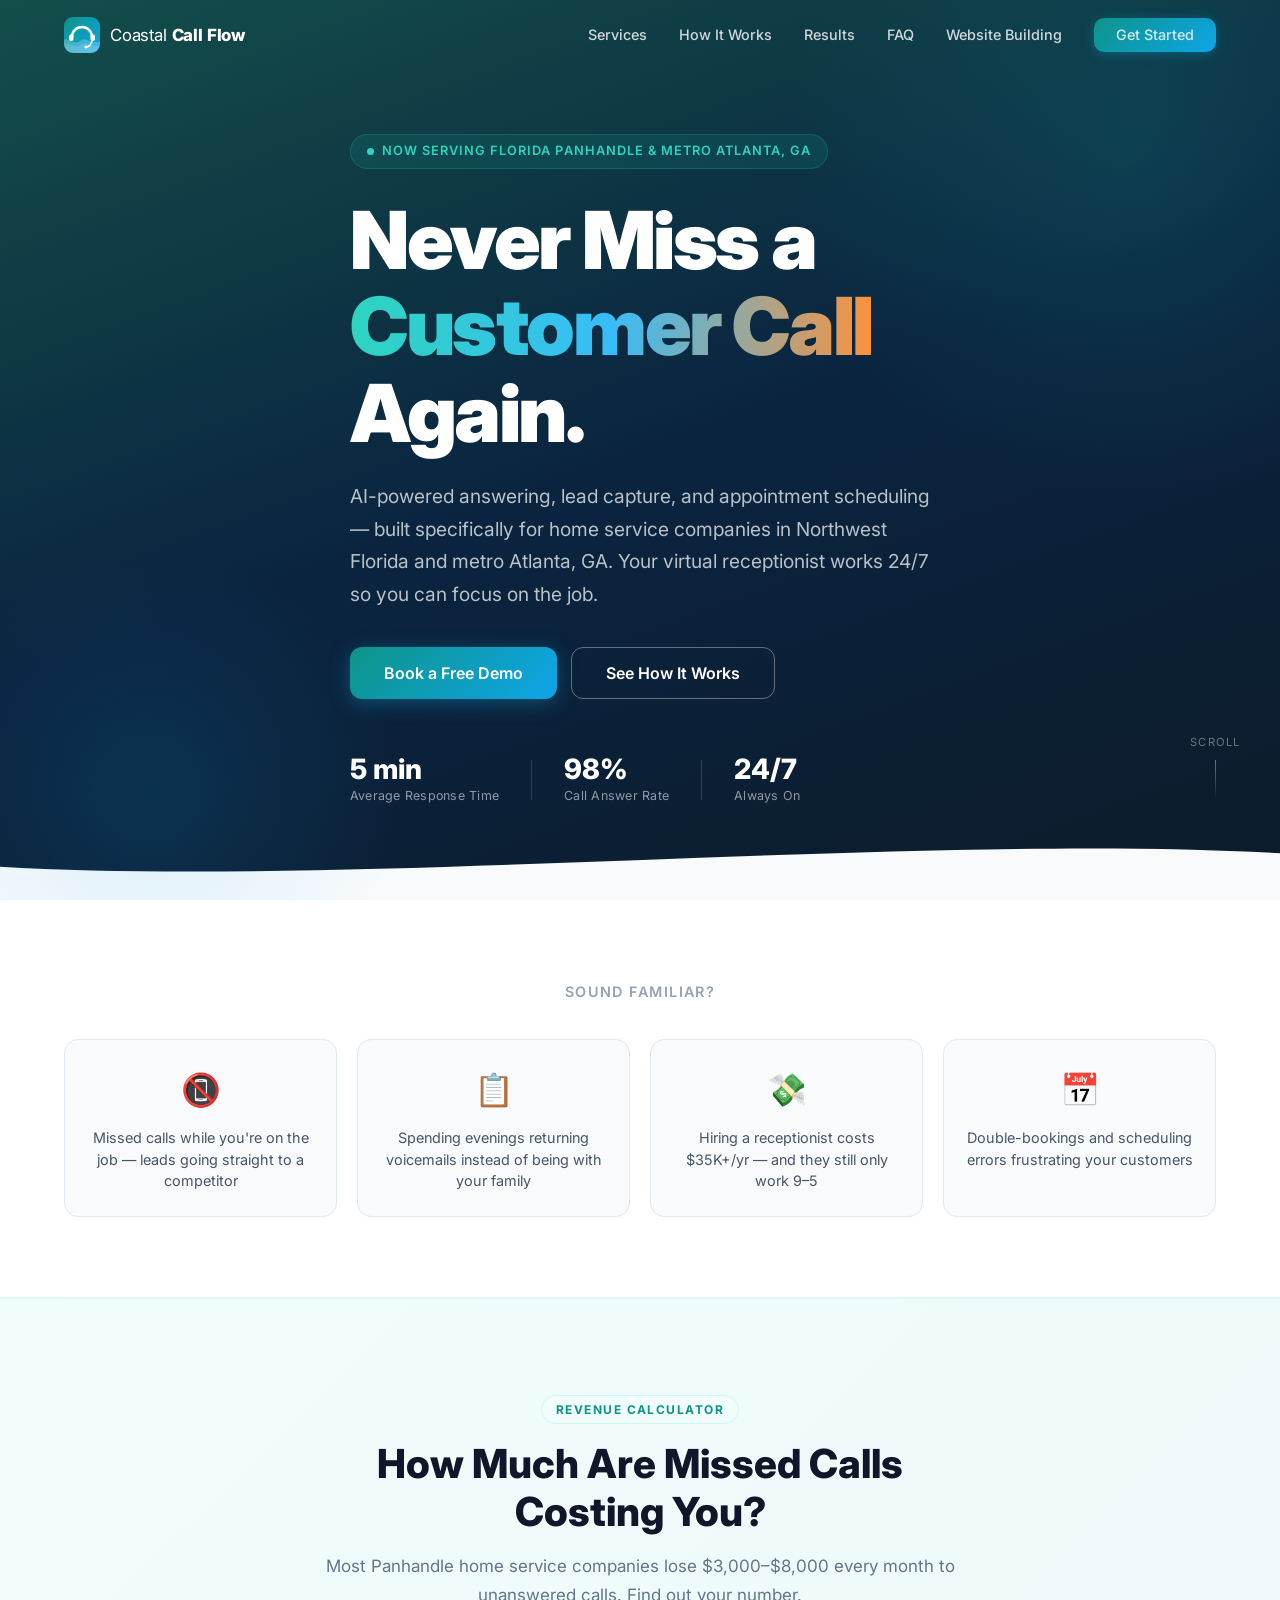
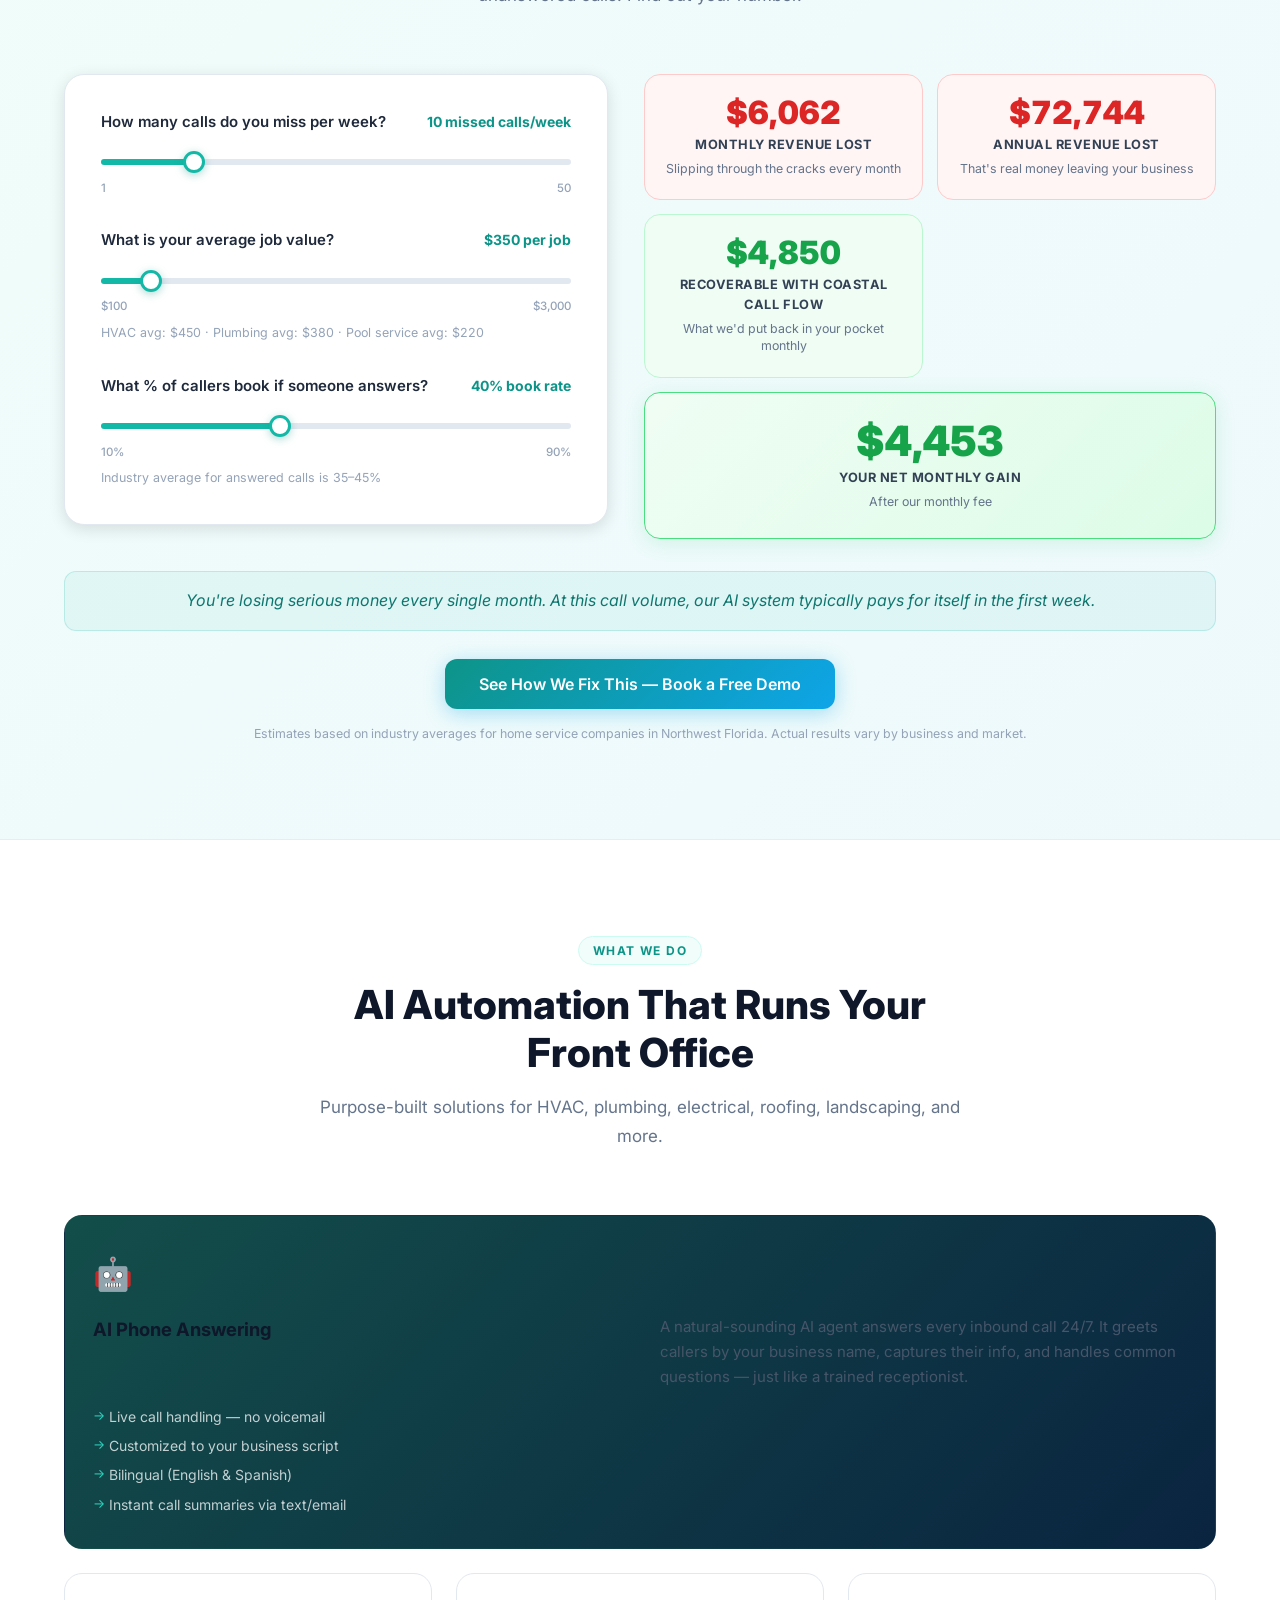
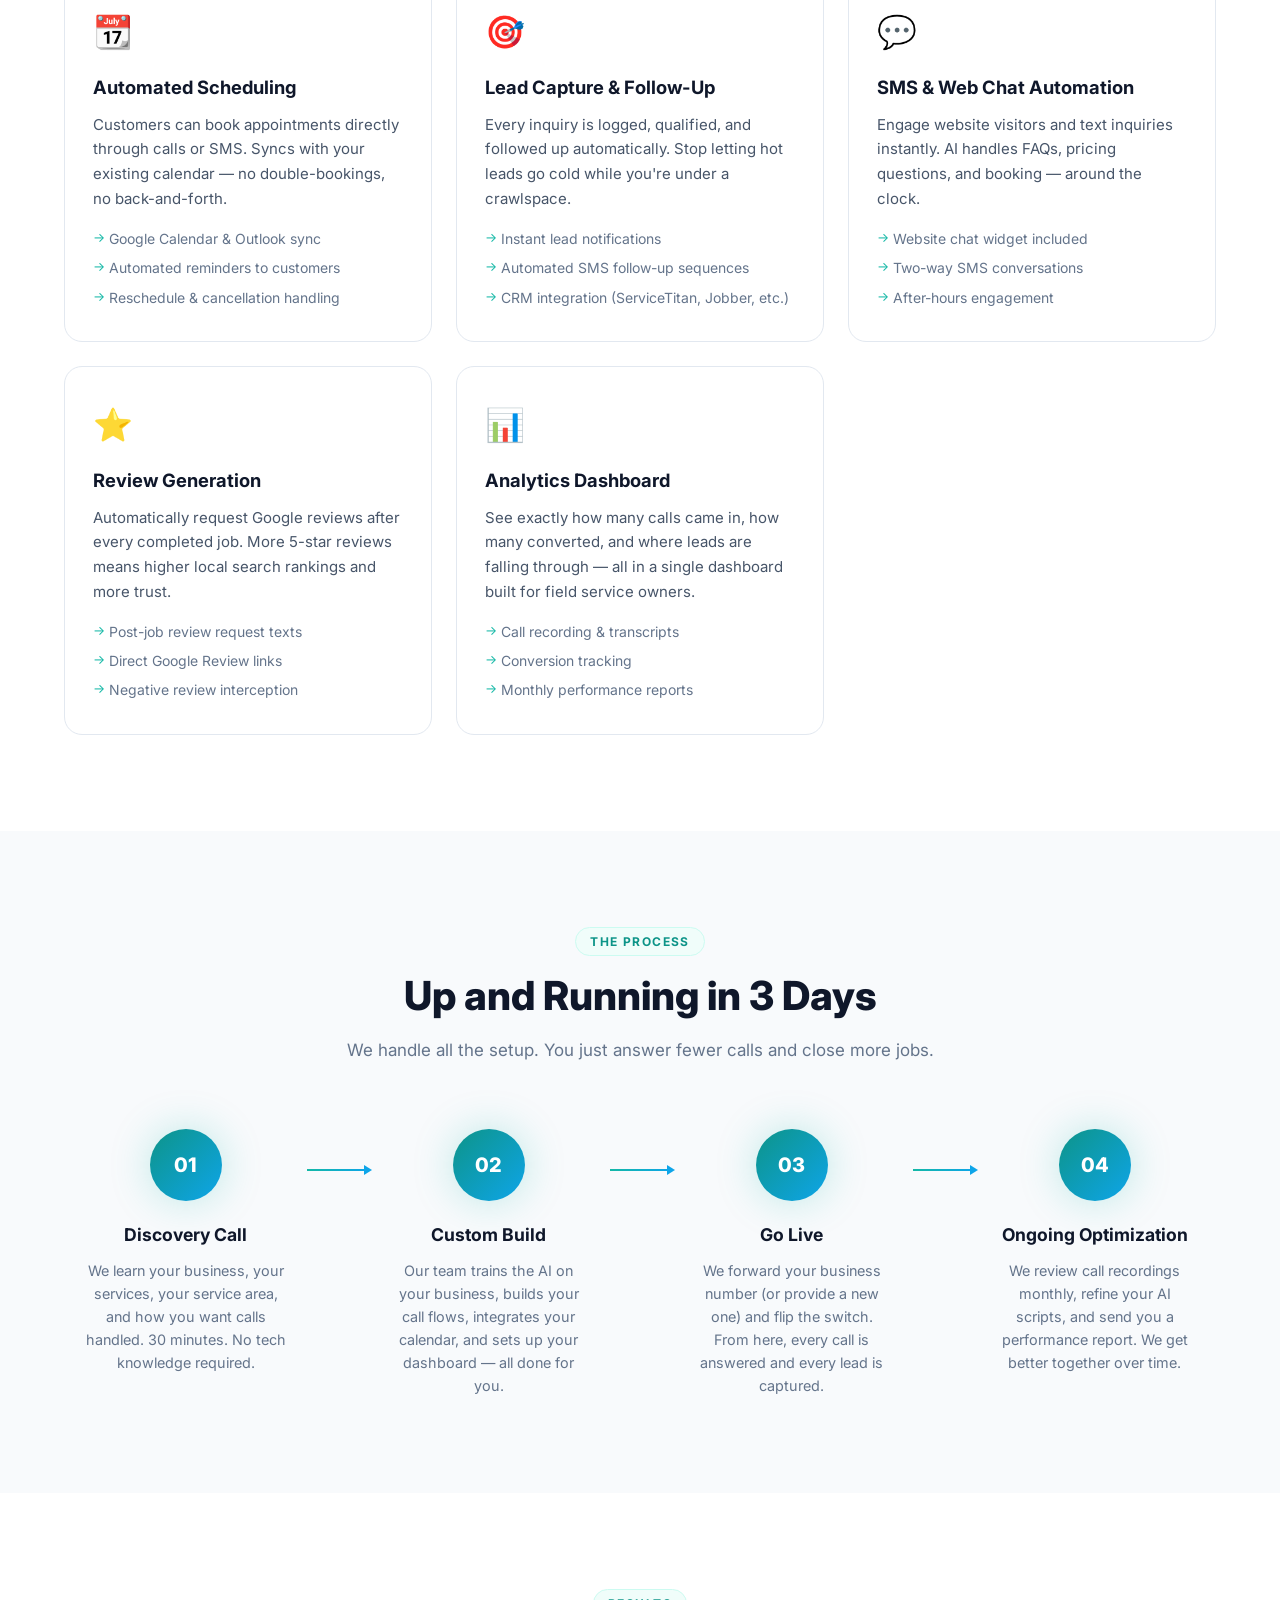
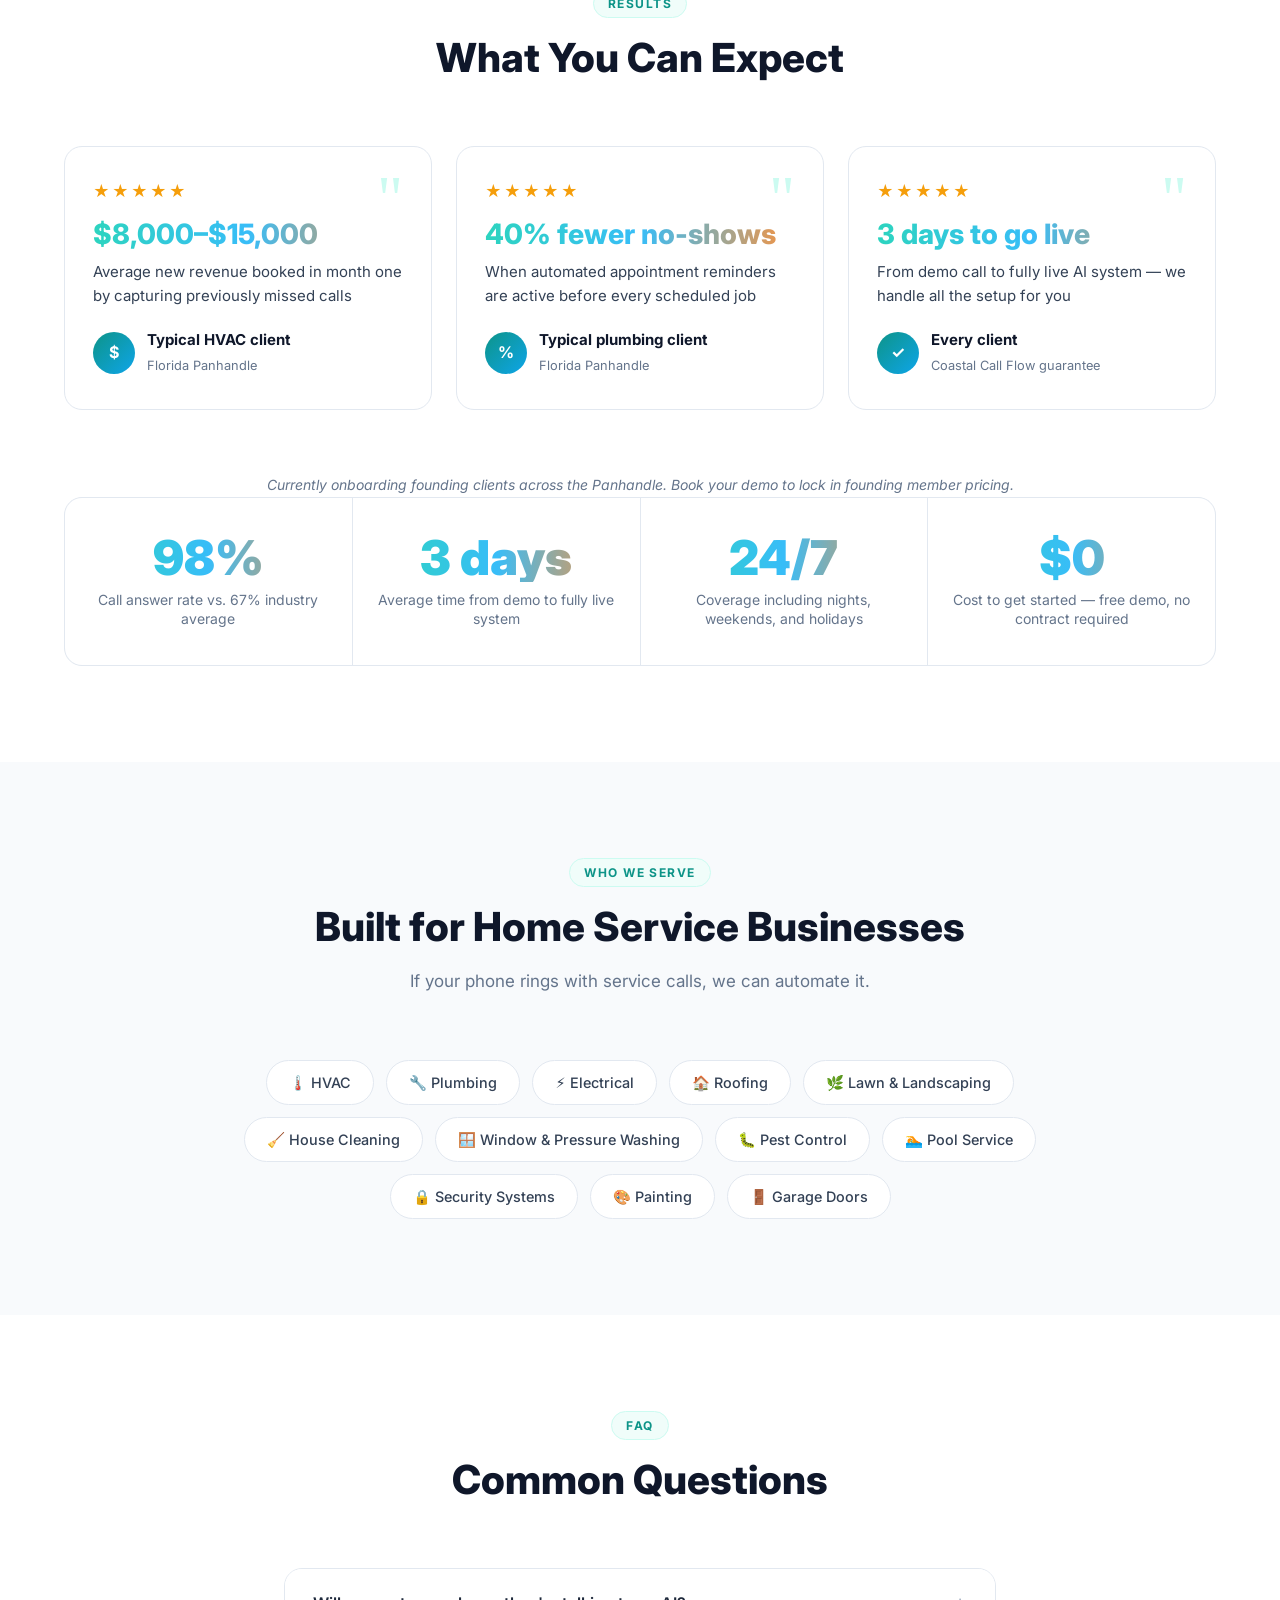
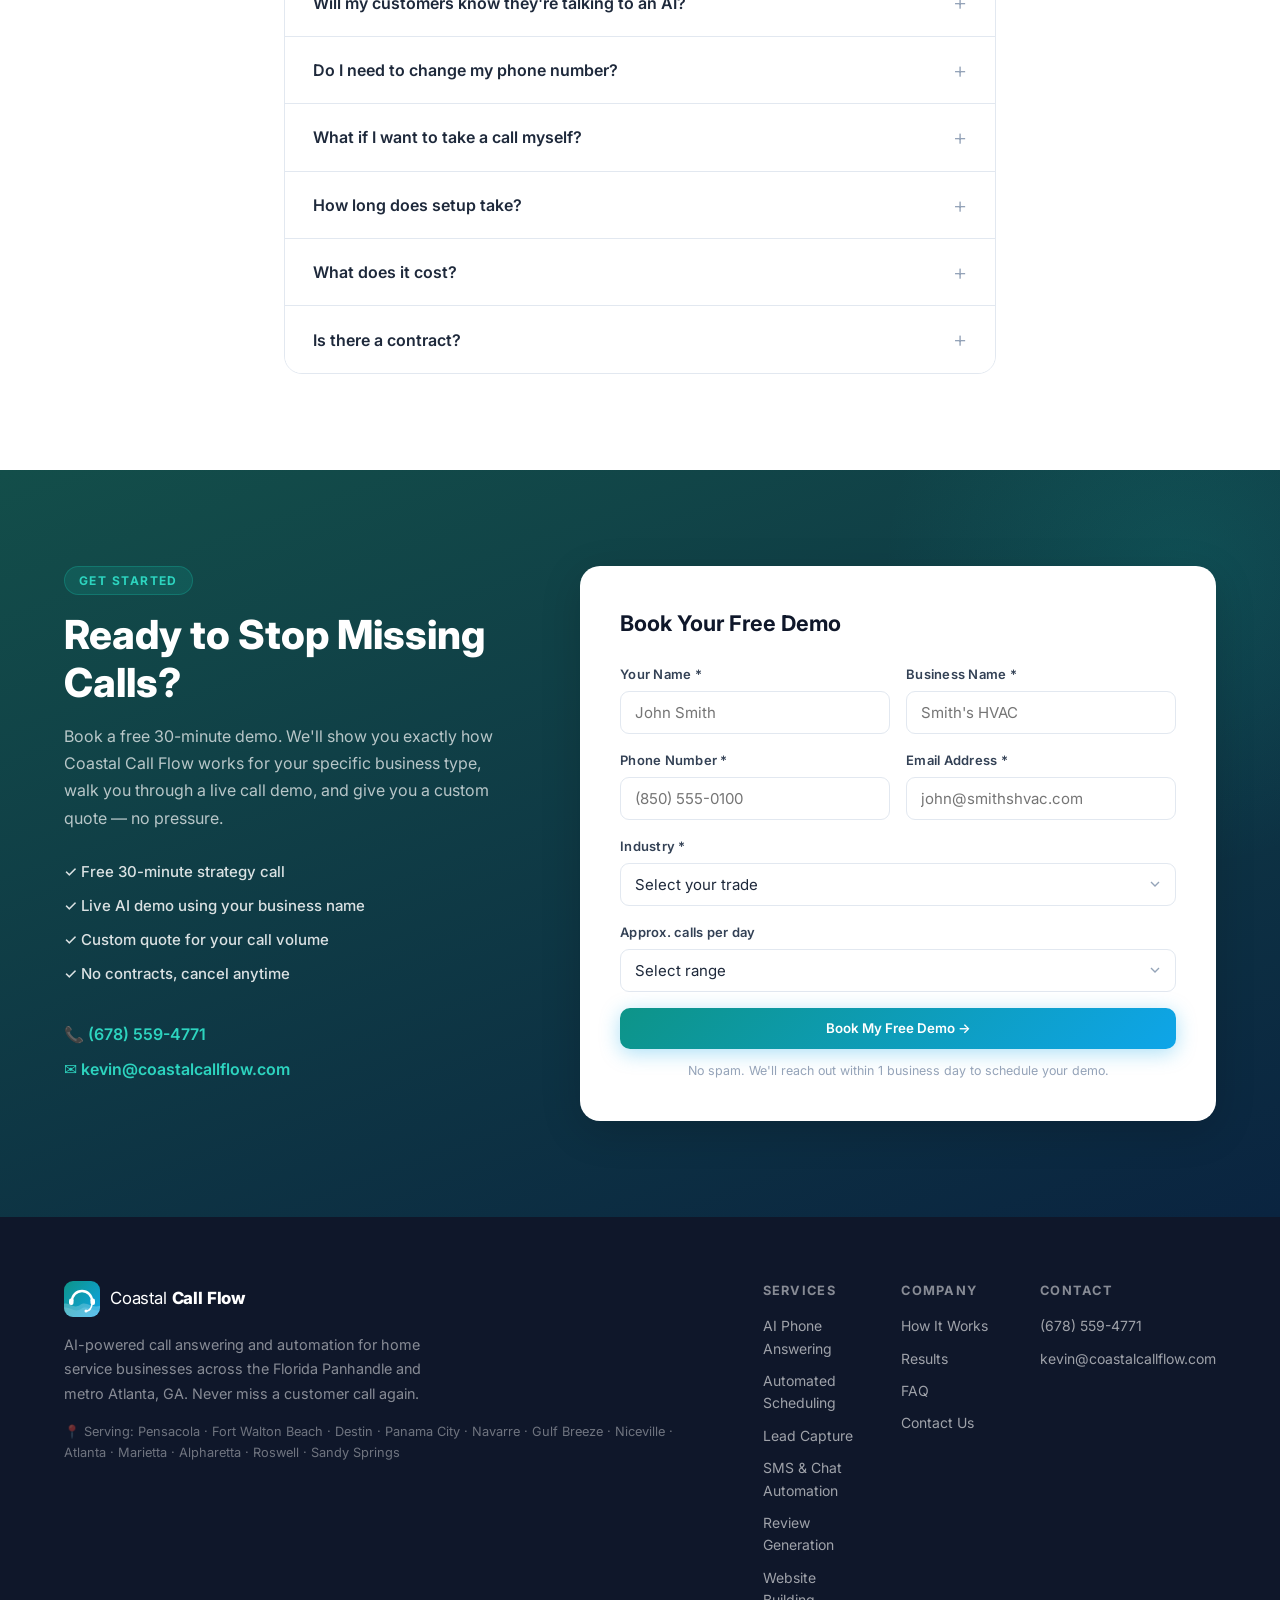
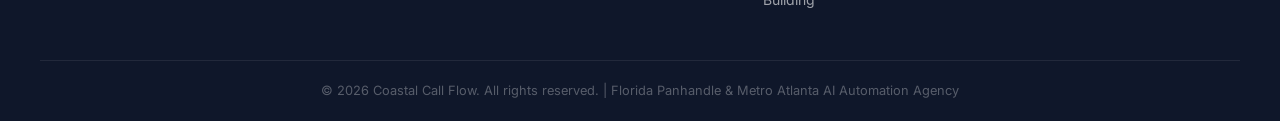
<file: index.html>
<!DOCTYPE html>
<html lang="en">
<head>
  <meta charset="UTF-8" />
  <meta name="viewport" content="width=device-width, initial-scale=1.0" />
  <title>Coastal Call Flow | AI Automation for Home Service Companies</title>
  <meta name="description" content="Coastal Call Flow delivers AI-powered call answering, lead capture, and appointment scheduling for home service businesses across the Florida Panhandle and metro Atlanta, GA." />
  <link rel="preconnect" href="https://fonts.googleapis.com" />
  <link rel="preconnect" href="https://fonts.gstatic.com" crossorigin />
  <link href="https://fonts.googleapis.com/css2?family=Inter:wght@300;400;500;600;700;800;900&family=Playfair+Display:wght@700;800&display=swap" rel="stylesheet" />
  <link rel="stylesheet" href="styles.css" />
</head>
<body>

  <!-- NAV -->
  <header class="nav" id="nav">
    <div class="container nav__inner">
      <a href="#" class="nav__logo">
        <svg class="logo-icon" xmlns="http://www.w3.org/2000/svg" viewBox="0 0 36 36" width="36" height="36" aria-hidden="true">
          <defs>
            <linearGradient id="ccfG" x1="0%" y1="0%" x2="100%" y2="100%">
              <stop offset="0%" stop-color="#0d9488"/>
              <stop offset="100%" stop-color="#0ea5e9"/>
            </linearGradient>
            <clipPath id="ccfC">
              <rect width="36" height="36" rx="9"/>
            </clipPath>
          </defs>
          <rect width="36" height="36" rx="9" fill="url(#ccfG)"/>
          <path clip-path="url(#ccfC)" d="M -2,24 C 4,19 9,29 16,24 C 23,19 28,29 38,24 L 38,38 L -2,38 Z" fill="rgba(255,255,255,0.22)"/>
          <path clip-path="url(#ccfC)" d="M -2,28 C 4,23 10,33 17,28 C 24,23 30,33 38,28 L 38,38 L -2,38 Z" fill="rgba(255,255,255,0.13)"/>
          <path d="M 8,20 A 10,10 0 0 1 28,20" fill="none" stroke="white" stroke-width="2.5" stroke-linecap="round"/>
          <rect x="5" y="17.5" width="4.5" height="6.5" rx="2" fill="white"/>
          <rect x="26.5" y="17.5" width="4.5" height="6.5" rx="2" fill="white"/>
          <path d="M 28,23.5 Q 27,29 23,30" stroke="white" stroke-width="1.5" stroke-linecap="round" fill="none"/>
          <circle cx="22" cy="30" r="1.5" fill="white"/>
        </svg>
        <span class="logo-text">Coastal <strong>Call Flow</strong></span>
      </a>
      <nav class="nav__links" id="navLinks">
        <a href="#services">Services</a>
        <a href="#how-it-works">How It Works</a>
        <a href="#results">Results</a>
        <a href="#faq">FAQ</a>
        <a href="website-building.html">Website Building</a>
        <a href="#contact" class="btn btn--nav">Get Started</a>
      </nav>
      <button class="nav__hamburger" id="hamburger" aria-label="Toggle menu">
        <span></span><span></span><span></span>
      </button>
    </div>
  </header>

  <!-- HERO -->
  <section class="hero" id="home">
    <div class="hero__bg">
      <div class="hero__wave"></div>
    </div>
    <div class="container hero__inner">
      <div class="hero__badge">
        <span class="badge-dot"></span>
        Now Serving Florida Panhandle &amp; Metro Atlanta, GA
      </div>
      <h1 class="hero__headline">
        Never Miss a<br />
        <span class="gradient-text">Customer Call</span><br />
        Again.
      </h1>
      <p class="hero__sub">
        AI-powered answering, lead capture, and appointment scheduling — built specifically for home service companies in Northwest Florida and metro Atlanta, GA. Your virtual receptionist works 24/7 so you can focus on the job.
      </p>
      <div class="hero__cta">
        <a href="#contact" class="btn btn--primary btn--lg">Book a Free Demo</a>
        <a href="#how-it-works" class="btn btn--ghost btn--lg">See How It Works</a>
      </div>
      <div class="hero__proof">
        <div class="proof-item">
          <strong>5 min</strong>
          <span>Average Response Time</span>
        </div>
        <div class="proof-divider"></div>
        <div class="proof-item">
          <strong>98%</strong>
          <span>Call Answer Rate</span>
        </div>
        <div class="proof-divider"></div>
        <div class="proof-item">
          <strong>24/7</strong>
          <span>Always On</span>
        </div>
      </div>
    </div>
    <div class="hero__scroll-cue">
      <span>Scroll</span>
      <div class="scroll-arrow"></div>
    </div>
  </section>

  <!-- PAIN POINTS / TRUST BAR -->
  <section class="pain-bar">
    <div class="container">
      <p class="pain-bar__intro">Sound familiar?</p>
      <div class="pain-grid">
        <div class="pain-card">
          <div class="pain-icon">📵</div>
          <p>Missed calls while you're on the job — leads going straight to a competitor</p>
        </div>
        <div class="pain-card">
          <div class="pain-icon">📋</div>
          <p>Spending evenings returning voicemails instead of being with your family</p>
        </div>
        <div class="pain-card">
          <div class="pain-icon">💸</div>
          <p>Hiring a receptionist costs $35K+/yr — and they still only work 9–5</p>
        </div>
        <div class="pain-card">
          <div class="pain-icon">📅</div>
          <p>Double-bookings and scheduling errors frustrating your customers</p>
        </div>
      </div>
    </div>
  </section>

  <!-- MISSED CALL REVENUE CALCULATOR -->
  <section class="calculator section" id="calculator">
    <div class="container">
      <div class="section-header">
        <span class="section-tag">Revenue Calculator</span>
        <h2 class="section-title">How Much Are Missed Calls Costing You?</h2>
        <p class="section-sub">Most Panhandle home service companies lose $3,000–$8,000 every month to unanswered calls. Find out your number.</p>
      </div>
      <div class="calc__body">

        <!-- Inputs -->
        <div class="calc__inputs-panel">
          <div class="calc__field">
            <div class="calc__field-header">
              <label for="missedCalls">How many calls do you miss per week?</label>
              <span class="calc__value" id="missedCallsVal">10 missed calls/week</span>
            </div>
            <input type="range" id="missedCalls" class="calc__slider" min="1" max="50" value="10" step="1" />
            <div class="calc__track-labels"><span>1</span><span>50</span></div>
          </div>

          <div class="calc__field">
            <div class="calc__field-header">
              <label for="jobValue">What is your average job value?</label>
              <span class="calc__value" id="jobValueVal">$350 per job</span>
            </div>
            <input type="range" id="jobValue" class="calc__slider" min="100" max="3000" value="350" step="50" />
            <div class="calc__track-labels"><span>$100</span><span>$3,000</span></div>
            <p class="calc__helper">HVAC avg: $450 · Plumbing avg: $380 · Pool service avg: $220</p>
          </div>

          <div class="calc__field">
            <div class="calc__field-header">
              <label for="bookRate">What % of callers book if someone answers?</label>
              <span class="calc__value" id="bookRateVal">40% book rate</span>
            </div>
            <input type="range" id="bookRate" class="calc__slider" min="10" max="90" value="40" step="1" />
            <div class="calc__track-labels"><span>10%</span><span>90%</span></div>
            <p class="calc__helper">Industry average for answered calls is 35–45%</p>
          </div>
        </div>

        <!-- Results -->
        <div class="calc__results-col">
          <div class="calc__results-grid">
            <div class="calc__card calc__card--loss">
              <div class="calc__card-value" id="monthlyLost">$0</div>
              <div class="calc__card-label">Monthly Revenue Lost</div>
              <div class="calc__card-sub">Slipping through the cracks every month</div>
            </div>
            <div class="calc__card calc__card--loss">
              <div class="calc__card-value" id="annualLost">$0</div>
              <div class="calc__card-label">Annual Revenue Lost</div>
              <div class="calc__card-sub">That's real money leaving your business</div>
            </div>
            <div class="calc__card calc__card--gain">
              <div class="calc__card-value" id="recoverable">$0</div>
              <div class="calc__card-label">Recoverable With Coastal Call Flow</div>
              <div class="calc__card-sub">What we'd put back in your pocket monthly</div>
            </div>
            <div class="calc__card calc__card--gain calc__card--featured">
              <div class="calc__card-value" id="netGain">$0</div>
              <div class="calc__card-label">Your Net Monthly Gain</div>
              <div class="calc__card-sub">After our monthly fee</div>
            </div>
          </div>
        </div>

      </div><!-- /.calc__body -->

      <p class="calc__insight" id="calcInsight"></p>

      <div class="calc__cta-wrap">
        <a href="#contact" class="btn btn--primary btn--lg">See How We Fix This — Book a Free Demo</a>
      </div>

      <p class="calc__disclaimer">Estimates based on industry averages for home service companies in Northwest Florida. Actual results vary by business and market.</p>
    </div>
  </section>

  <!-- SERVICES -->
  <section class="services section" id="services">
    <div class="container">
      <div class="section-header">
        <span class="section-tag">What We Do</span>
        <h2 class="section-title">AI Automation That Runs Your Front Office</h2>
        <p class="section-sub">Purpose-built solutions for HVAC, plumbing, electrical, roofing, landscaping, and more.</p>
      </div>
      <div class="services-grid">

        <div class="service-card service-card--featured">
          <div class="service-card__icon">🤖</div>
          <h3>AI Phone Answering</h3>
          <p>A natural-sounding AI agent answers every inbound call 24/7. It greets callers by your business name, captures their info, and handles common questions — just like a trained receptionist.</p>
          <ul class="service-card__list">
            <li>Live call handling — no voicemail</li>
            <li>Customized to your business script</li>
            <li>Bilingual (English & Spanish)</li>
            <li>Instant call summaries via text/email</li>
          </ul>
        </div>

        <div class="service-card">
          <div class="service-card__icon">📆</div>
          <h3>Automated Scheduling</h3>
          <p>Customers can book appointments directly through calls or SMS. Syncs with your existing calendar — no double-bookings, no back-and-forth.</p>
          <ul class="service-card__list">
            <li>Google Calendar & Outlook sync</li>
            <li>Automated reminders to customers</li>
            <li>Reschedule & cancellation handling</li>
          </ul>
        </div>

        <div class="service-card">
          <div class="service-card__icon">🎯</div>
          <h3>Lead Capture & Follow-Up</h3>
          <p>Every inquiry is logged, qualified, and followed up automatically. Stop letting hot leads go cold while you're under a crawlspace.</p>
          <ul class="service-card__list">
            <li>Instant lead notifications</li>
            <li>Automated SMS follow-up sequences</li>
            <li>CRM integration (ServiceTitan, Jobber, etc.)</li>
          </ul>
        </div>

        <div class="service-card">
          <div class="service-card__icon">💬</div>
          <h3>SMS & Web Chat Automation</h3>
          <p>Engage website visitors and text inquiries instantly. AI handles FAQs, pricing questions, and booking — around the clock.</p>
          <ul class="service-card__list">
            <li>Website chat widget included</li>
            <li>Two-way SMS conversations</li>
            <li>After-hours engagement</li>
          </ul>
        </div>

        <div class="service-card">
          <div class="service-card__icon">⭐</div>
          <h3>Review Generation</h3>
          <p>Automatically request Google reviews after every completed job. More 5-star reviews means higher local search rankings and more trust.</p>
          <ul class="service-card__list">
            <li>Post-job review request texts</li>
            <li>Direct Google Review links</li>
            <li>Negative review interception</li>
          </ul>
        </div>

        <div class="service-card">
          <div class="service-card__icon">📊</div>
          <h3>Analytics Dashboard</h3>
          <p>See exactly how many calls came in, how many converted, and where leads are falling through — all in a single dashboard built for field service owners.</p>
          <ul class="service-card__list">
            <li>Call recording & transcripts</li>
            <li>Conversion tracking</li>
            <li>Monthly performance reports</li>
          </ul>
        </div>

      </div>
    </div>
  </section>

  <!-- HOW IT WORKS -->
  <section class="how-it-works section section--alt" id="how-it-works">
    <div class="container">
      <div class="section-header">
        <span class="section-tag">The Process</span>
        <h2 class="section-title">Up and Running in 3 Days</h2>
        <p class="section-sub">We handle all the setup. You just answer fewer calls and close more jobs.</p>
      </div>
      <div class="steps">
        <div class="step">
          <div class="step__number">01</div>
          <div class="step__content">
            <h3>Discovery Call</h3>
            <p>We learn your business, your services, your service area, and how you want calls handled. 30 minutes. No tech knowledge required.</p>
          </div>
        </div>
        <div class="step__connector"></div>
        <div class="step">
          <div class="step__number">02</div>
          <div class="step__content">
            <h3>Custom Build</h3>
            <p>Our team trains the AI on your business, builds your call flows, integrates your calendar, and sets up your dashboard — all done for you.</p>
          </div>
        </div>
        <div class="step__connector"></div>
        <div class="step">
          <div class="step__number">03</div>
          <div class="step__content">
            <h3>Go Live</h3>
            <p>We forward your business number (or provide a new one) and flip the switch. From here, every call is answered and every lead is captured.</p>
          </div>
        </div>
        <div class="step__connector"></div>
        <div class="step">
          <div class="step__number">04</div>
          <div class="step__content">
            <h3>Ongoing Optimization</h3>
            <p>We review call recordings monthly, refine your AI scripts, and send you a performance report. We get better together over time.</p>
          </div>
        </div>
      </div>
    </div>
  </section>

  <!-- RESULTS / SOCIAL PROOF -->
  <section class="results section" id="results">
    <div class="container">
      <div class="section-header">
        <span class="section-tag">Results</span>
        <h2 class="section-title">What You Can Expect</h2>
      </div>
      <div class="testimonials">
        <div class="testimonial">
          <div class="testimonial__stars">★★★★★</div>
          <div class="testimonial__stat">$8,000–$15,000</div>
          <p class="testimonial__outcome">Average new revenue booked in month one by capturing previously missed calls</p>
          <div class="testimonial__author">
            <div class="testimonial__avatar">$</div>
            <div>
              <strong>Typical HVAC client</strong>
              <span>Florida Panhandle</span>
            </div>
          </div>
        </div>
        <div class="testimonial">
          <div class="testimonial__stars">★★★★★</div>
          <div class="testimonial__stat">40% fewer no-shows</div>
          <p class="testimonial__outcome">When automated appointment reminders are active before every scheduled job</p>
          <div class="testimonial__author">
            <div class="testimonial__avatar">%</div>
            <div>
              <strong>Typical plumbing client</strong>
              <span>Florida Panhandle</span>
            </div>
          </div>
        </div>
        <div class="testimonial">
          <div class="testimonial__stars">★★★★★</div>
          <div class="testimonial__stat">3 days to go live</div>
          <p class="testimonial__outcome">From demo call to fully live AI system — we handle all the setup for you</p>
          <div class="testimonial__author">
            <div class="testimonial__avatar">✓</div>
            <div>
              <strong>Every client</strong>
              <span>Coastal Call Flow guarantee</span>
            </div>
          </div>
        </div>
      </div>
      <p class="results__disclaimer">Currently onboarding founding clients across the Panhandle. Book your demo to lock in founding member pricing.</p>

      <div class="stats-bar">
        <div class="stat">
          <div class="stat__number">98%</div>
          <div class="stat__label">Call answer rate vs. 67% industry average</div>
        </div>
        <div class="stat">
          <div class="stat__number">3 days</div>
          <div class="stat__label">Average time from demo to fully live system</div>
        </div>
        <div class="stat">
          <div class="stat__number">24/7</div>
          <div class="stat__label">Coverage including nights, weekends, and holidays</div>
        </div>
        <div class="stat">
          <div class="stat__number">$0</div>
          <div class="stat__label">Cost to get started — free demo, no contract required</div>
        </div>
      </div>
    </div>
  </section>

  <!-- WHO WE SERVE -->
  <section class="industries section section--alt" id="industries">
    <div class="container">
      <div class="section-header">
        <span class="section-tag">Who We Serve</span>
        <h2 class="section-title">Built for Home Service Businesses</h2>
        <p class="section-sub">If your phone rings with service calls, we can automate it.</p>
      </div>
      <div class="industries-grid">
        <div class="industry-tag">🌡️ HVAC</div>
        <div class="industry-tag">🔧 Plumbing</div>
        <div class="industry-tag">⚡ Electrical</div>
        <div class="industry-tag">🏠 Roofing</div>
        <div class="industry-tag">🌿 Lawn & Landscaping</div>
        <div class="industry-tag">🧹 House Cleaning</div>
        <div class="industry-tag">🪟 Window & Pressure Washing</div>
        <div class="industry-tag">🐛 Pest Control</div>
        <div class="industry-tag">🏊 Pool Service</div>
        <div class="industry-tag">🔒 Security Systems</div>
        <div class="industry-tag">🎨 Painting</div>
        <div class="industry-tag">🚪 Garage Doors</div>
      </div>
    </div>
  </section>

  <!-- FAQ -->
  <section class="faq section" id="faq">
    <div class="container faq__inner">
      <div class="section-header">
        <span class="section-tag">FAQ</span>
        <h2 class="section-title">Common Questions</h2>
      </div>
      <div class="faq-list">
        <div class="faq-item">
          <button class="faq-question" aria-expanded="false">
            Will my customers know they're talking to an AI?
            <span class="faq-icon">+</span>
          </button>
          <div class="faq-answer">
            <p>The AI sounds incredibly natural and conversational — most customers don't realize it isn't a human. However, if a customer directly asks, the AI will be transparent. We always recommend full transparency as a best practice.</p>
          </div>
        </div>
        <div class="faq-item">
          <button class="faq-question" aria-expanded="false">
            Do I need to change my phone number?
            <span class="faq-icon">+</span>
          </button>
          <div class="faq-answer">
            <p>No. We simply set up a call forwarding rule on your existing number. When you're unavailable or after hours, calls route to our AI. You keep your number and full control at all times.</p>
          </div>
        </div>
        <div class="faq-item">
          <button class="faq-question" aria-expanded="false">
            What if I want to take a call myself?
            <span class="faq-icon">+</span>
          </button>
          <div class="faq-answer">
            <p>Easy — you answer calls like normal when you're available. The AI only kicks in based on the rules you set (busy, no answer, after hours, etc.). You're always in control.</p>
          </div>
        </div>
        <div class="faq-item">
          <button class="faq-question" aria-expanded="false">
            How long does setup take?
            <span class="faq-icon">+</span>
          </button>
          <div class="faq-answer">
            <p>Most clients are live within 3 business days. After our initial call, we handle everything on the backend — script writing, AI training, calendar integration, and testing — before handing it over to you.</p>
          </div>
        </div>
        <div class="faq-item">
          <button class="faq-question" aria-expanded="false">
            What does it cost?
            <span class="faq-icon">+</span>
          </button>
          <div class="faq-answer">
            <p>Pricing is tailored to your call volume and the services you need. Most home service clients invest between $297–$597/month — a fraction of the cost of a part-time receptionist. Book a demo and we'll provide an exact quote.</p>
          </div>
        </div>
        <div class="faq-item">
          <button class="faq-question" aria-expanded="false">
            Is there a contract?
            <span class="faq-icon">+</span>
          </button>
          <div class="faq-answer">
            <p>We offer month-to-month plans with no long-term contracts. We earn your business every month. That said, most clients stick around because the ROI speaks for itself.</p>
          </div>
        </div>
      </div>
    </div>
  </section>

  <!-- CONTACT / CTA -->
  <section class="contact section" id="contact">
    <div class="container contact__inner">
      <div class="contact__copy">
        <span class="section-tag">Get Started</span>
        <h2 class="contact__title">Ready to Stop Missing Calls?</h2>
        <p>Book a free 30-minute demo. We'll show you exactly how Coastal Call Flow works for your specific business type, walk you through a live call demo, and give you a custom quote — no pressure.</p>
        <ul class="contact__perks">
          <li>✓ Free 30-minute strategy call</li>
          <li>✓ Live AI demo using your business name</li>
          <li>✓ Custom quote for your call volume</li>
          <li>✓ No contracts, cancel anytime</li>
        </ul>
        <div class="contact__direct">
          <a href="tel:+16785594771" class="contact__phone">📞 (678) 559-4771</a>
          <a href="mailto:kevin@coastalcallflow.com" class="contact__email">✉️ kevin@coastalcallflow.com</a>
        </div>
      </div>
      <div class="contact__form-wrap">
        <form class="contact-form" id="contactForm">
          <input type="hidden" name="_subject" value="New Demo Request — Coastal Call Flow" />
          <h3>Book Your Free Demo</h3>
          <div class="form-row">
            <div class="form-group">
              <label for="name">Your Name *</label>
              <input type="text" id="name" name="name" placeholder="John Smith" required />
            </div>
            <div class="form-group">
              <label for="business">Business Name *</label>
              <input type="text" id="business" name="business" placeholder="Smith's HVAC" required />
            </div>
          </div>
          <div class="form-row">
            <div class="form-group">
              <label for="phone">Phone Number *</label>
              <input type="tel" id="phone" name="phone" placeholder="(850) 555-0100" required />
            </div>
            <div class="form-group">
              <label for="email">Email Address *</label>
              <input type="email" id="email" name="email" placeholder="john@smithshvac.com" required />
            </div>
          </div>
          <div class="form-group">
            <label for="industry">Industry *</label>
            <select id="industry" name="industry" required>
              <option value="" disabled selected>Select your trade</option>
              <option value="hvac">HVAC</option>
              <option value="plumbing">Plumbing</option>
              <option value="electrical">Electrical</option>
              <option value="roofing">Roofing</option>
              <option value="landscaping">Lawn & Landscaping</option>
              <option value="cleaning">House Cleaning</option>
              <option value="pest">Pest Control</option>
              <option value="pool">Pool Service</option>
              <option value="painting">Painting</option>
              <option value="other">Other Home Service</option>
            </select>
          </div>
          <div class="form-group">
            <label for="calls">Approx. calls per day</label>
            <select id="calls" name="calls">
              <option value="" disabled selected>Select range</option>
              <option value="1-5">1–5 calls/day</option>
              <option value="6-15">6–15 calls/day</option>
              <option value="16-30">16–30 calls/day</option>
              <option value="30+">30+ calls/day</option>
            </select>
          </div>
          <button type="submit" class="btn btn--primary btn--full">Book My Free Demo →</button>
          <p class="form-disclaimer">No spam. We'll reach out within 1 business day to schedule your demo.</p>
        </form>
        <div class="form-success" id="formSuccess" style="display:none;">
          <div class="success-icon">✓</div>
          <h3>You're on the list!</h3>
          <p>We'll be in touch within 1 business day to schedule your free demo. Check your email for a confirmation.</p>
        </div>
      </div>
    </div>
  </section>

  <!-- FOOTER -->
  <footer class="footer">
    <div class="container footer__inner">
      <div class="footer__brand">
        <a href="#" class="nav__logo">
          <svg class="logo-icon" xmlns="http://www.w3.org/2000/svg" viewBox="0 0 36 36" width="36" height="36" aria-hidden="true">
            <defs>
              <linearGradient id="ccfG2" x1="0%" y1="0%" x2="100%" y2="100%">
                <stop offset="0%" stop-color="#0d9488"/>
                <stop offset="100%" stop-color="#0ea5e9"/>
              </linearGradient>
              <clipPath id="ccfC2">
                <rect width="36" height="36" rx="9"/>
              </clipPath>
            </defs>
            <rect width="36" height="36" rx="9" fill="url(#ccfG2)"/>
            <path clip-path="url(#ccfC2)" d="M -2,24 C 4,19 9,29 16,24 C 23,19 28,29 38,24 L 38,38 L -2,38 Z" fill="rgba(255,255,255,0.22)"/>
            <path clip-path="url(#ccfC2)" d="M -2,28 C 4,23 10,33 17,28 C 24,23 30,33 38,28 L 38,38 L -2,38 Z" fill="rgba(255,255,255,0.13)"/>
            <path d="M 8,20 A 10,10 0 0 1 28,20" fill="none" stroke="white" stroke-width="2.5" stroke-linecap="round"/>
            <rect x="5" y="17.5" width="4.5" height="6.5" rx="2" fill="white"/>
            <rect x="26.5" y="17.5" width="4.5" height="6.5" rx="2" fill="white"/>
            <path d="M 28,23.5 Q 27,29 23,30" stroke="white" stroke-width="1.5" stroke-linecap="round" fill="none"/>
            <circle cx="22" cy="30" r="1.5" fill="white"/>
          </svg>
          <span class="logo-text">Coastal <strong>Call Flow</strong></span>
        </a>
        <p>AI-powered call answering and automation for home service businesses across the Florida Panhandle and metro Atlanta, GA. Never miss a customer call again.</p>
        <div class="footer__service-area">
          📍 Serving: Pensacola · Fort Walton Beach · Destin · Panama City · Navarre · Gulf Breeze · Niceville · Atlanta · Marietta · Alpharetta · Roswell · Sandy Springs
        </div>
      </div>
      <div class="footer__links">
        <div class="footer__col">
          <h4>Services</h4>
          <a href="#services">AI Phone Answering</a>
          <a href="#services">Automated Scheduling</a>
          <a href="#services">Lead Capture</a>
          <a href="#services">SMS & Chat Automation</a>
          <a href="#services">Review Generation</a>
          <a href="website-building.html">Website Building</a>
        </div>
        <div class="footer__col">
          <h4>Company</h4>
          <a href="#how-it-works">How It Works</a>
          <a href="#results">Results</a>
          <a href="#faq">FAQ</a>
          <a href="#contact">Contact Us</a>
        </div>
        <div class="footer__col">
          <h4>Contact</h4>
          <a href="tel:+16785594771">(678) 559-4771</a>
          <a href="mailto:kevin@coastalcallflow.com">kevin@coastalcallflow.com</a>
        </div>
      </div>
    </div>
    <div class="footer__bottom">
      <div class="container">
        <p>© 2026 Coastal Call Flow. All rights reserved. | Florida Panhandle &amp; Metro Atlanta AI Automation Agency</p>
      </div>
    </div>
  </footer>

  <script src="script.js"></script>
</body>
</html>
</file>
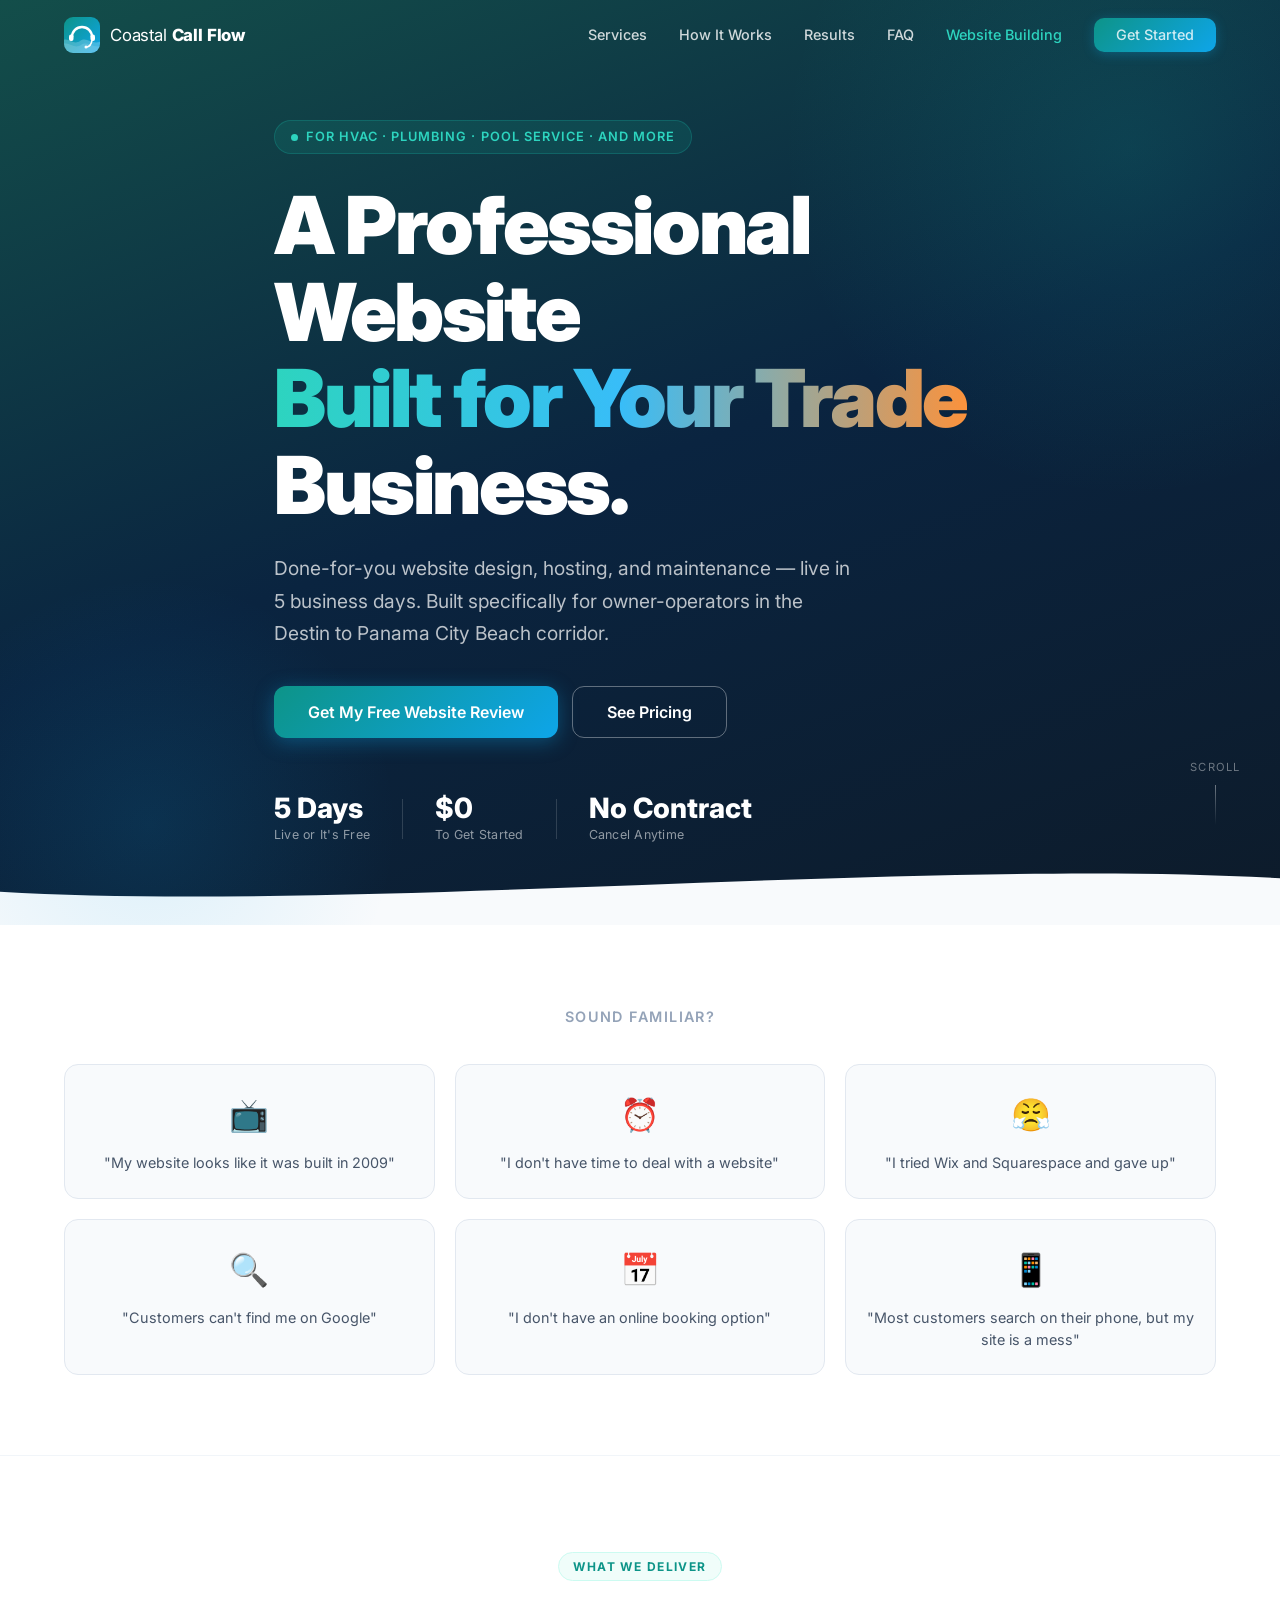
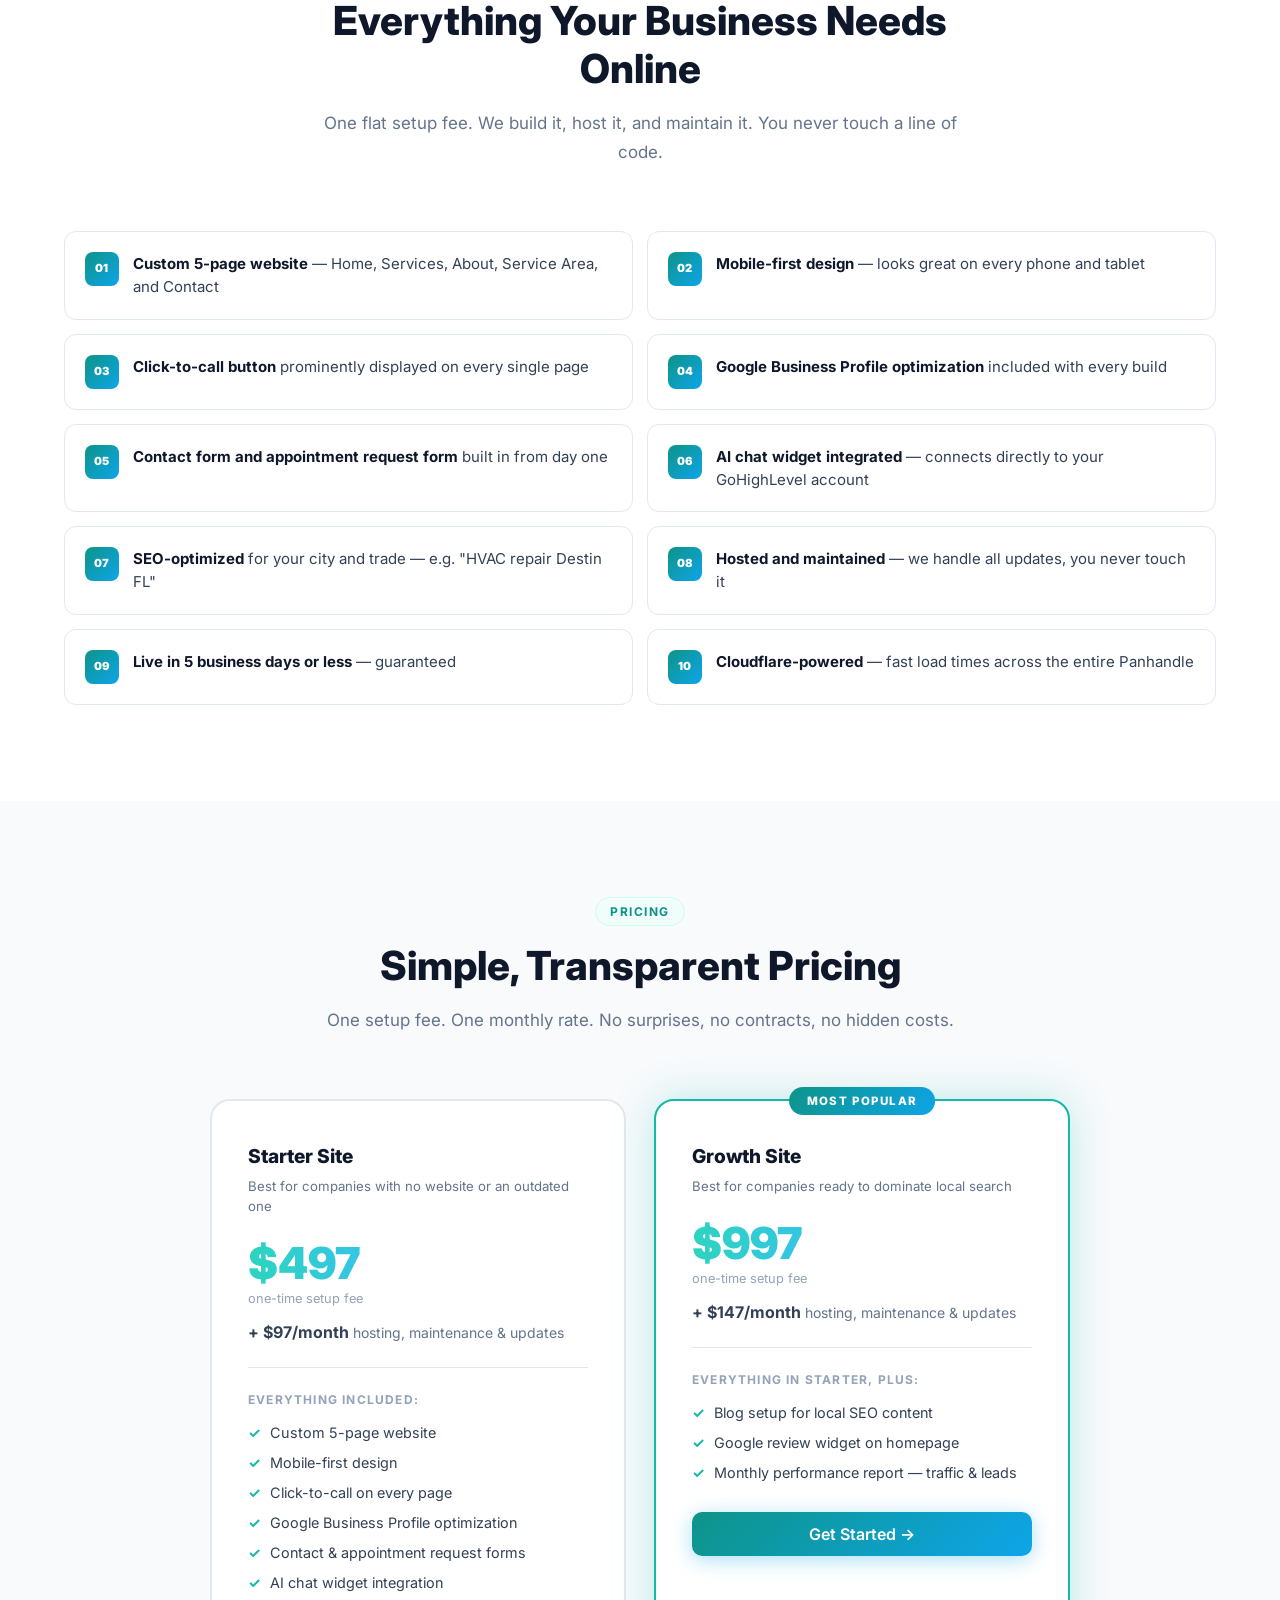
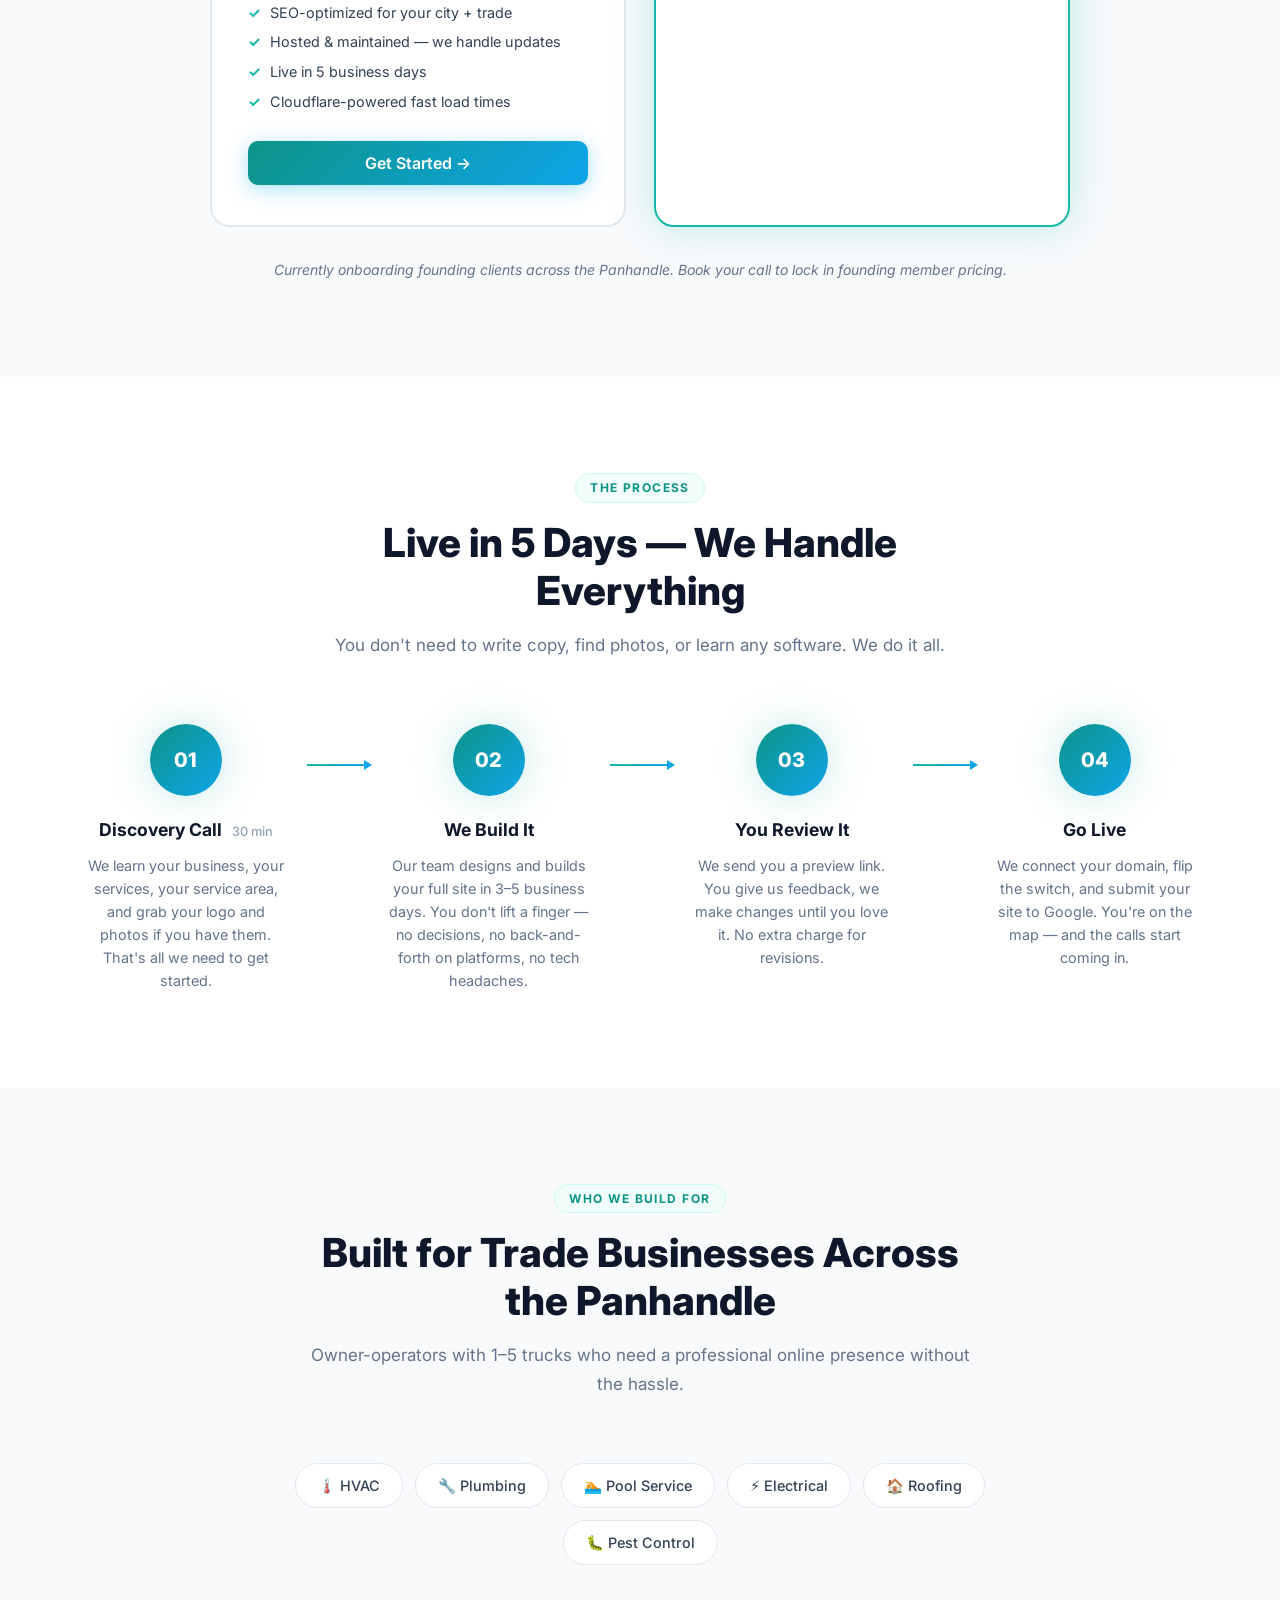
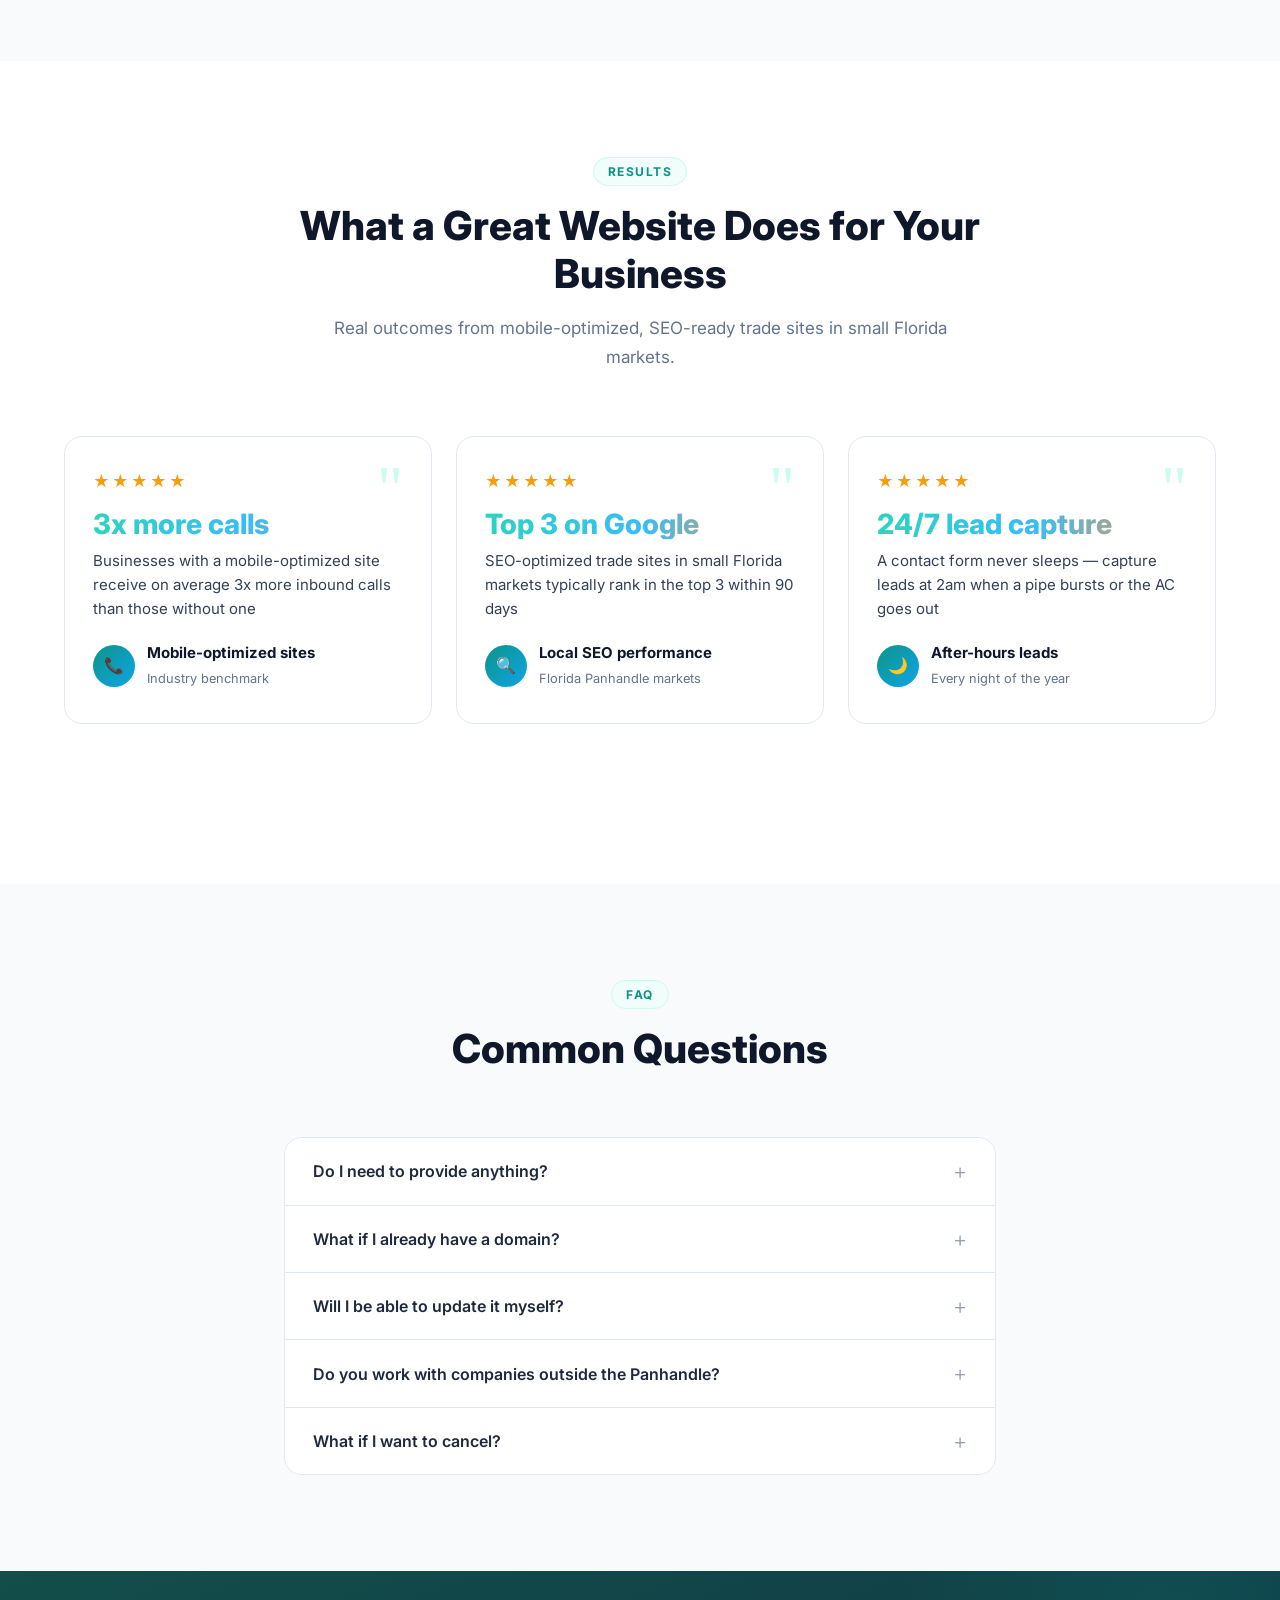
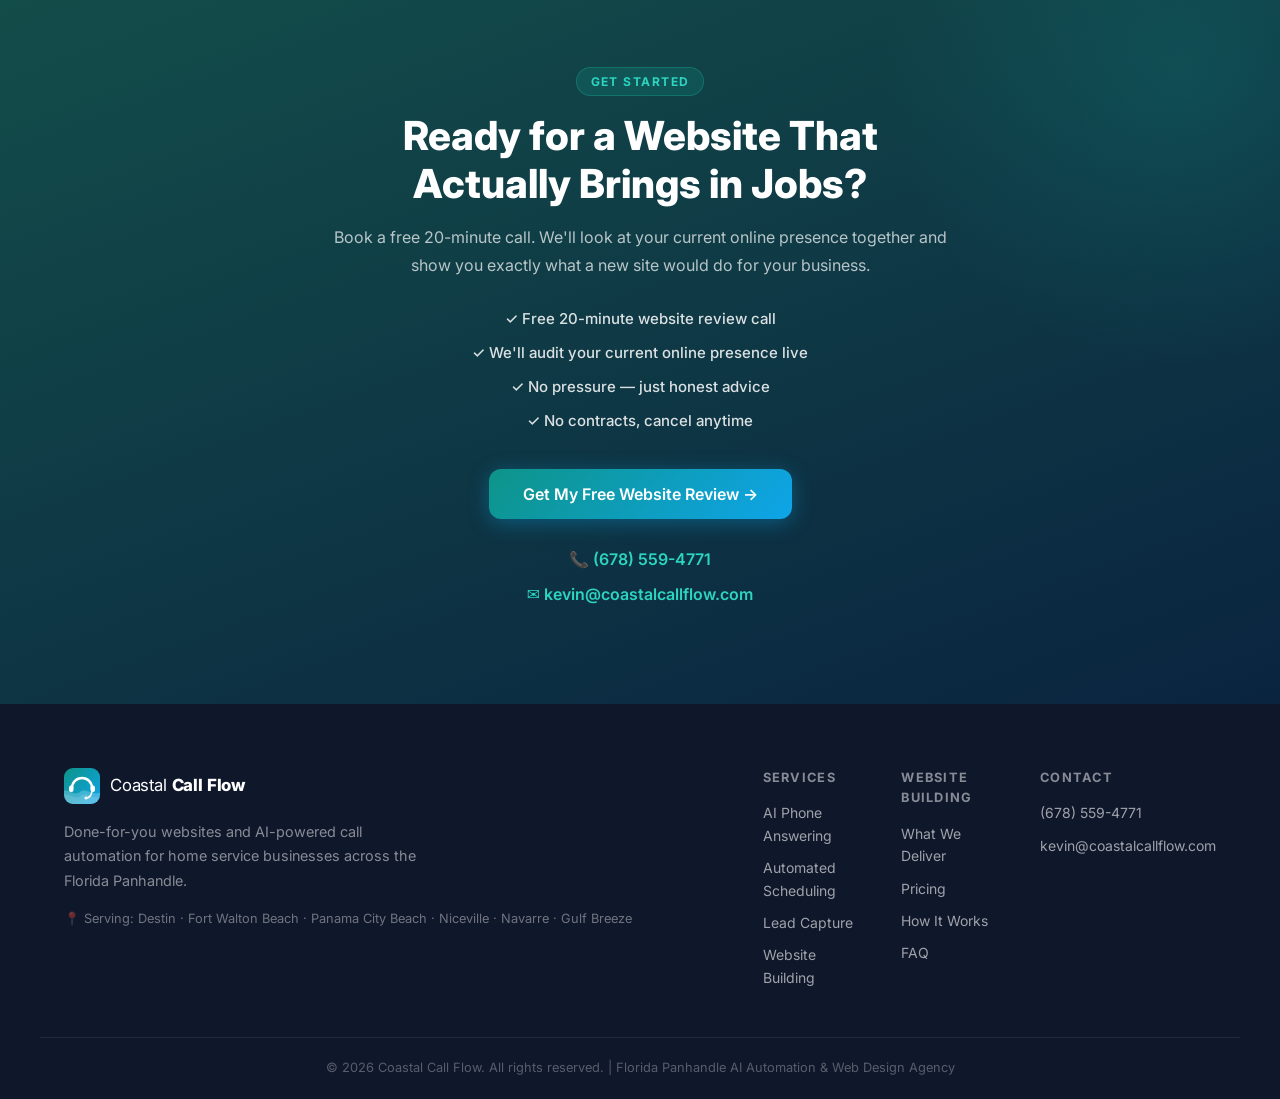
<file: website-building.html>
<!DOCTYPE html>
<html lang="en">
<head>
  <meta charset="UTF-8" />
  <meta name="viewport" content="width=device-width, initial-scale=1.0" />
  <title>Done-For-You Website Building | Coastal Call Flow</title>
  <meta name="description" content="A professional website built for your HVAC, plumbing, or pool service company — live in 5 business days. Serving the Florida Panhandle from Destin to Panama City Beach." />
  <link rel="preconnect" href="https://fonts.googleapis.com" />
  <link rel="preconnect" href="https://fonts.gstatic.com" crossorigin />
  <link href="https://fonts.googleapis.com/css2?family=Inter:wght@300;400;500;600;700;800;900&family=Playfair+Display:wght@700;800&display=swap" rel="stylesheet" />
  <link rel="stylesheet" href="styles.css" />
</head>
<body>

  <!-- NAV -->
  <header class="nav" id="nav">
    <div class="container nav__inner">
      <a href="index.html" class="nav__logo">
        <svg class="logo-icon" xmlns="http://www.w3.org/2000/svg" viewBox="0 0 36 36" width="36" height="36" aria-hidden="true">
          <defs>
            <linearGradient id="wbG" x1="0%" y1="0%" x2="100%" y2="100%">
              <stop offset="0%" stop-color="#0d9488"/>
              <stop offset="100%" stop-color="#0ea5e9"/>
            </linearGradient>
            <clipPath id="wbC">
              <rect width="36" height="36" rx="9"/>
            </clipPath>
          </defs>
          <rect width="36" height="36" rx="9" fill="url(#wbG)"/>
          <path clip-path="url(#wbC)" d="M -2,24 C 4,19 9,29 16,24 C 23,19 28,29 38,24 L 38,38 L -2,38 Z" fill="rgba(255,255,255,0.22)"/>
          <path clip-path="url(#wbC)" d="M -2,28 C 4,23 10,33 17,28 C 24,23 30,33 38,28 L 38,38 L -2,38 Z" fill="rgba(255,255,255,0.13)"/>
          <path d="M 8,20 A 10,10 0 0 1 28,20" fill="none" stroke="white" stroke-width="2.5" stroke-linecap="round"/>
          <rect x="5" y="17.5" width="4.5" height="6.5" rx="2" fill="white"/>
          <rect x="26.5" y="17.5" width="4.5" height="6.5" rx="2" fill="white"/>
          <path d="M 28,23.5 Q 27,29 23,30" stroke="white" stroke-width="1.5" stroke-linecap="round" fill="none"/>
          <circle cx="22" cy="30" r="1.5" fill="white"/>
        </svg>
        <span class="logo-text">Coastal <strong>Call Flow</strong></span>
      </a>
      <nav class="nav__links" id="navLinks">
        <a href="index.html#services">Services</a>
        <a href="index.html#how-it-works">How It Works</a>
        <a href="index.html#results">Results</a>
        <a href="index.html#faq">FAQ</a>
        <a href="website-building.html" class="nav__active">Website Building</a>
        <a href="index.html#contact" class="btn btn--nav">Get Started</a>
      </nav>
      <button class="nav__hamburger" id="hamburger" aria-label="Toggle menu">
        <span></span><span></span><span></span>
      </button>
    </div>
  </header>

  <!-- HERO -->
  <section class="hero" id="home">
    <div class="hero__bg">
      <div class="hero__wave"></div>
    </div>
    <div class="container hero__inner">
      <div class="hero__badge">
        <span class="badge-dot"></span>
        For HVAC · Plumbing · Pool Service · and More
      </div>
      <h1 class="hero__headline">
        A Professional Website<br />
        <span class="gradient-text">Built for Your Trade</span><br />
        Business.
      </h1>
      <p class="hero__sub">
        Done-for-you website design, hosting, and maintenance — live in 5 business days. Built specifically for owner-operators in the Destin to Panama City Beach corridor.
      </p>
      <div class="hero__cta">
        <a href="index.html#contact" class="btn btn--primary btn--lg">Get My Free Website Review</a>
        <a href="#pricing" class="btn btn--ghost btn--lg">See Pricing</a>
      </div>
      <div class="hero__proof">
        <div class="proof-item">
          <strong>5 Days</strong>
          <span>Live or It's Free</span>
        </div>
        <div class="proof-divider"></div>
        <div class="proof-item">
          <strong>$0</strong>
          <span>To Get Started</span>
        </div>
        <div class="proof-divider"></div>
        <div class="proof-item">
          <strong>No Contract</strong>
          <span>Cancel Anytime</span>
        </div>
      </div>
    </div>
    <div class="hero__scroll-cue">
      <span>Scroll</span>
      <div class="scroll-arrow"></div>
    </div>
  </section>

  <!-- PAIN POINTS -->
  <section class="pain-bar">
    <div class="container">
      <p class="pain-bar__intro">Sound familiar?</p>
      <div class="pain-grid pain-grid--6">
        <div class="pain-card">
          <div class="pain-icon">📺</div>
          <p>"My website looks like it was built in 2009"</p>
        </div>
        <div class="pain-card">
          <div class="pain-icon">⏰</div>
          <p>"I don't have time to deal with a website"</p>
        </div>
        <div class="pain-card">
          <div class="pain-icon">😤</div>
          <p>"I tried Wix and Squarespace and gave up"</p>
        </div>
        <div class="pain-card">
          <div class="pain-icon">🔍</div>
          <p>"Customers can't find me on Google"</p>
        </div>
        <div class="pain-card">
          <div class="pain-icon">📅</div>
          <p>"I don't have an online booking option"</p>
        </div>
        <div class="pain-card">
          <div class="pain-icon">📱</div>
          <p>"Most customers search on their phone, but my site is a mess"</p>
        </div>
      </div>
    </div>
  </section>

  <!-- WHAT WE DELIVER -->
  <section class="section" id="features">
    <div class="container">
      <div class="section-header">
        <span class="section-tag">What We Deliver</span>
        <h2 class="section-title">Everything Your Business Needs Online</h2>
        <p class="section-sub">One flat setup fee. We build it, host it, and maintain it. You never touch a line of code.</p>
      </div>
      <div class="wb-features-grid">
        <div class="wb-feature">
          <div class="wb-feature__num">01</div>
          <div class="wb-feature__text"><strong>Custom 5-page website</strong> — Home, Services, About, Service Area, and Contact</div>
        </div>
        <div class="wb-feature">
          <div class="wb-feature__num">02</div>
          <div class="wb-feature__text"><strong>Mobile-first design</strong> — looks great on every phone and tablet</div>
        </div>
        <div class="wb-feature">
          <div class="wb-feature__num">03</div>
          <div class="wb-feature__text"><strong>Click-to-call button</strong> prominently displayed on every single page</div>
        </div>
        <div class="wb-feature">
          <div class="wb-feature__num">04</div>
          <div class="wb-feature__text"><strong>Google Business Profile optimization</strong> included with every build</div>
        </div>
        <div class="wb-feature">
          <div class="wb-feature__num">05</div>
          <div class="wb-feature__text"><strong>Contact form and appointment request form</strong> built in from day one</div>
        </div>
        <div class="wb-feature">
          <div class="wb-feature__num">06</div>
          <div class="wb-feature__text"><strong>AI chat widget integrated</strong> — connects directly to your GoHighLevel account</div>
        </div>
        <div class="wb-feature">
          <div class="wb-feature__num">07</div>
          <div class="wb-feature__text"><strong>SEO-optimized</strong> for your city and trade — e.g. "HVAC repair Destin FL"</div>
        </div>
        <div class="wb-feature">
          <div class="wb-feature__num">08</div>
          <div class="wb-feature__text"><strong>Hosted and maintained</strong> — we handle all updates, you never touch it</div>
        </div>
        <div class="wb-feature">
          <div class="wb-feature__num">09</div>
          <div class="wb-feature__text"><strong>Live in 5 business days or less</strong> — guaranteed</div>
        </div>
        <div class="wb-feature">
          <div class="wb-feature__num">10</div>
          <div class="wb-feature__text"><strong>Cloudflare-powered</strong> — fast load times across the entire Panhandle</div>
        </div>
      </div>
    </div>
  </section>

  <!-- PRICING -->
  <section class="section section--alt" id="pricing">
    <div class="container">
      <div class="section-header">
        <span class="section-tag">Pricing</span>
        <h2 class="section-title">Simple, Transparent Pricing</h2>
        <p class="section-sub">One setup fee. One monthly rate. No surprises, no contracts, no hidden costs.</p>
      </div>
      <div class="pricing-grid">

        <div class="pricing-card">
          <div class="pricing-card__name">Starter Site</div>
          <div class="pricing-card__best-for">Best for companies with no website or an outdated one</div>
          <div class="pricing-price">
            <div class="pricing-price__amount">$497</div>
            <div class="pricing-price__label">one-time setup fee</div>
          </div>
          <div class="pricing-monthly">+ $97/month <span>hosting, maintenance &amp; updates</span></div>
          <div class="pricing-divider"></div>
          <div class="pricing-includes">Everything included:</div>
          <ul class="pricing-features">
            <li>Custom 5-page website</li>
            <li>Mobile-first design</li>
            <li>Click-to-call on every page</li>
            <li>Google Business Profile optimization</li>
            <li>Contact &amp; appointment request forms</li>
            <li>AI chat widget integration</li>
            <li>SEO-optimized for your city + trade</li>
            <li>Hosted &amp; maintained — we handle updates</li>
            <li>Live in 5 business days</li>
            <li>Cloudflare-powered fast load times</li>
          </ul>
          <a href="index.html#contact" class="btn btn--primary btn--full">Get Started →</a>
        </div>

        <div class="pricing-card pricing-card--popular">
          <div class="pricing-badge">Most Popular</div>
          <div class="pricing-card__name">Growth Site</div>
          <div class="pricing-card__best-for">Best for companies ready to dominate local search</div>
          <div class="pricing-price">
            <div class="pricing-price__amount">$997</div>
            <div class="pricing-price__label">one-time setup fee</div>
          </div>
          <div class="pricing-monthly">+ $147/month <span>hosting, maintenance &amp; updates</span></div>
          <div class="pricing-divider"></div>
          <div class="pricing-includes">Everything in Starter, plus:</div>
          <ul class="pricing-features">
            <li>Blog setup for local SEO content</li>
            <li>Google review widget on homepage</li>
            <li>Monthly performance report — traffic &amp; leads</li>
          </ul>
          <a href="index.html#contact" class="btn btn--primary btn--full">Get Started →</a>
        </div>

      </div>
      <p class="results__disclaimer">Currently onboarding founding clients across the Panhandle. Book your call to lock in founding member pricing.</p>
    </div>
  </section>

  <!-- HOW IT WORKS -->
  <section class="how-it-works section" id="how-it-works">
    <div class="container">
      <div class="section-header">
        <span class="section-tag">The Process</span>
        <h2 class="section-title">Live in 5 Days — We Handle Everything</h2>
        <p class="section-sub">You don't need to write copy, find photos, or learn any software. We do it all.</p>
      </div>
      <div class="steps">
        <div class="step">
          <div class="step__number">01</div>
          <div class="step__content">
            <h3>Discovery Call <span class="step__meta">30 min</span></h3>
            <p>We learn your business, your services, your service area, and grab your logo and photos if you have them. That's all we need to get started.</p>
          </div>
        </div>
        <div class="step__connector"></div>
        <div class="step">
          <div class="step__number">02</div>
          <div class="step__content">
            <h3>We Build It</h3>
            <p>Our team designs and builds your full site in 3–5 business days. You don't lift a finger — no decisions, no back-and-forth on platforms, no tech headaches.</p>
          </div>
        </div>
        <div class="step__connector"></div>
        <div class="step">
          <div class="step__number">03</div>
          <div class="step__content">
            <h3>You Review It</h3>
            <p>We send you a preview link. You give us feedback, we make changes until you love it. No extra charge for revisions.</p>
          </div>
        </div>
        <div class="step__connector"></div>
        <div class="step">
          <div class="step__number">04</div>
          <div class="step__content">
            <h3>Go Live</h3>
            <p>We connect your domain, flip the switch, and submit your site to Google. You're on the map — and the calls start coming in.</p>
          </div>
        </div>
      </div>
    </div>
  </section>

  <!-- TRADES WE SERVE -->
  <section class="industries section section--alt" id="trades">
    <div class="container">
      <div class="section-header">
        <span class="section-tag">Who We Build For</span>
        <h2 class="section-title">Built for Trade Businesses Across the Panhandle</h2>
        <p class="section-sub">Owner-operators with 1–5 trucks who need a professional online presence without the hassle.</p>
      </div>
      <div class="industries-grid">
        <div class="industry-tag">🌡️ HVAC</div>
        <div class="industry-tag">🔧 Plumbing</div>
        <div class="industry-tag">🏊 Pool Service</div>
        <div class="industry-tag">⚡ Electrical</div>
        <div class="industry-tag">🏠 Roofing</div>
        <div class="industry-tag">🐛 Pest Control</div>
      </div>
    </div>
  </section>

  <!-- SOCIAL PROOF / OUTCOMES -->
  <section class="results section" id="results">
    <div class="container">
      <div class="section-header">
        <span class="section-tag">Results</span>
        <h2 class="section-title">What a Great Website Does for Your Business</h2>
        <p class="section-sub">Real outcomes from mobile-optimized, SEO-ready trade sites in small Florida markets.</p>
      </div>
      <div class="testimonials">
        <div class="testimonial">
          <div class="testimonial__stars">★★★★★</div>
          <div class="testimonial__stat">3x more calls</div>
          <p class="testimonial__outcome">Businesses with a mobile-optimized site receive on average 3x more inbound calls than those without one</p>
          <div class="testimonial__author">
            <div class="testimonial__avatar">📞</div>
            <div>
              <strong>Mobile-optimized sites</strong>
              <span>Industry benchmark</span>
            </div>
          </div>
        </div>
        <div class="testimonial">
          <div class="testimonial__stars">★★★★★</div>
          <div class="testimonial__stat">Top 3 on Google</div>
          <p class="testimonial__outcome">SEO-optimized trade sites in small Florida markets typically rank in the top 3 within 90 days</p>
          <div class="testimonial__author">
            <div class="testimonial__avatar">🔍</div>
            <div>
              <strong>Local SEO performance</strong>
              <span>Florida Panhandle markets</span>
            </div>
          </div>
        </div>
        <div class="testimonial">
          <div class="testimonial__stars">★★★★★</div>
          <div class="testimonial__stat">24/7 lead capture</div>
          <p class="testimonial__outcome">A contact form never sleeps — capture leads at 2am when a pipe bursts or the AC goes out</p>
          <div class="testimonial__author">
            <div class="testimonial__avatar">🌙</div>
            <div>
              <strong>After-hours leads</strong>
              <span>Every night of the year</span>
            </div>
          </div>
        </div>
      </div>
    </div>
  </section>

  <!-- FAQ -->
  <section class="faq section section--alt" id="faq">
    <div class="container faq__inner">
      <div class="section-header">
        <span class="section-tag">FAQ</span>
        <h2 class="section-title">Common Questions</h2>
      </div>
      <div class="faq-list">
        <div class="faq-item">
          <button class="faq-question" aria-expanded="false">
            Do I need to provide anything?
            <span class="faq-icon">+</span>
          </button>
          <div class="faq-answer">
            <p>Just your logo (if you have one), a few photos of your work or truck, and a list of your services and service areas. We handle everything else — copywriting, design, SEO, and launch.</p>
          </div>
        </div>
        <div class="faq-item">
          <button class="faq-question" aria-expanded="false">
            What if I already have a domain?
            <span class="faq-icon">+</span>
          </button>
          <div class="faq-answer">
            <p>No problem — we connect your existing domain to the new site. If you don't have one yet, we'll set one up for you as part of the process.</p>
          </div>
        </div>
        <div class="faq-item">
          <button class="faq-question" aria-expanded="false">
            Will I be able to update it myself?
            <span class="faq-icon">+</span>
          </button>
          <div class="faq-answer">
            <p>You won't need to — that's the point. We handle all updates as part of your monthly plan. If something needs changing, just text or email us and we'll take care of it.</p>
          </div>
        </div>
        <div class="faq-item">
          <button class="faq-question" aria-expanded="false">
            Do you work with companies outside the Panhandle?
            <span class="faq-icon">+</span>
          </button>
          <div class="faq-answer">
            <p>Right now we're focused on serving businesses from Destin to Panama City Beach. This lets us provide faster, more personalized service to our local clients.</p>
          </div>
        </div>
        <div class="faq-item">
          <button class="faq-question" aria-expanded="false">
            What if I want to cancel?
            <span class="faq-icon">+</span>
          </button>
          <div class="faq-answer">
            <p>Month-to-month, cancel anytime with 30 days notice. You keep your domain — it's always yours. No lock-ins, no penalties.</p>
          </div>
        </div>
      </div>
    </div>
  </section>

  <!-- CTA -->
  <section class="contact section" id="contact">
    <div class="container contact__inner contact__inner--centered">
      <div class="contact__copy contact__copy--centered">
        <span class="section-tag">Get Started</span>
        <h2 class="contact__title">Ready for a Website That Actually Brings in Jobs?</h2>
        <p>Book a free 20-minute call. We'll look at your current online presence together and show you exactly what a new site would do for your business.</p>
        <ul class="contact__perks">
          <li>✓ Free 20-minute website review call</li>
          <li>✓ We'll audit your current online presence live</li>
          <li>✓ No pressure — just honest advice</li>
          <li>✓ No contracts, cancel anytime</li>
        </ul>
        <a href="index.html#contact" class="btn btn--primary btn--lg">Get My Free Website Review →</a>
        <div class="contact__direct" style="margin-top: 28px;">
          <a href="tel:+16785594771" class="contact__phone">📞 (678) 559-4771</a>
          <a href="mailto:kevin@coastalcallflow.com" class="contact__email">✉️ kevin@coastalcallflow.com</a>
        </div>
      </div>
    </div>
  </section>

  <!-- FOOTER -->
  <footer class="footer">
    <div class="container footer__inner">
      <div class="footer__brand">
        <a href="index.html" class="nav__logo">
          <svg class="logo-icon" xmlns="http://www.w3.org/2000/svg" viewBox="0 0 36 36" width="36" height="36" aria-hidden="true">
            <defs>
              <linearGradient id="wbG2" x1="0%" y1="0%" x2="100%" y2="100%">
                <stop offset="0%" stop-color="#0d9488"/>
                <stop offset="100%" stop-color="#0ea5e9"/>
              </linearGradient>
              <clipPath id="wbC2">
                <rect width="36" height="36" rx="9"/>
              </clipPath>
            </defs>
            <rect width="36" height="36" rx="9" fill="url(#wbG2)"/>
            <path clip-path="url(#wbC2)" d="M -2,24 C 4,19 9,29 16,24 C 23,19 28,29 38,24 L 38,38 L -2,38 Z" fill="rgba(255,255,255,0.22)"/>
            <path clip-path="url(#wbC2)" d="M -2,28 C 4,23 10,33 17,28 C 24,23 30,33 38,28 L 38,38 L -2,38 Z" fill="rgba(255,255,255,0.13)"/>
            <path d="M 8,20 A 10,10 0 0 1 28,20" fill="none" stroke="white" stroke-width="2.5" stroke-linecap="round"/>
            <rect x="5" y="17.5" width="4.5" height="6.5" rx="2" fill="white"/>
            <rect x="26.5" y="17.5" width="4.5" height="6.5" rx="2" fill="white"/>
            <path d="M 28,23.5 Q 27,29 23,30" stroke="white" stroke-width="1.5" stroke-linecap="round" fill="none"/>
            <circle cx="22" cy="30" r="1.5" fill="white"/>
          </svg>
          <span class="logo-text">Coastal <strong>Call Flow</strong></span>
        </a>
        <p>Done-for-you websites and AI-powered call automation for home service businesses across the Florida Panhandle.</p>
        <div class="footer__service-area">
          📍 Serving: Destin · Fort Walton Beach · Panama City Beach · Niceville · Navarre · Gulf Breeze
        </div>
      </div>
      <div class="footer__links">
        <div class="footer__col">
          <h4>Services</h4>
          <a href="index.html#services">AI Phone Answering</a>
          <a href="index.html#services">Automated Scheduling</a>
          <a href="index.html#services">Lead Capture</a>
          <a href="website-building.html">Website Building</a>
        </div>
        <div class="footer__col">
          <h4>Website Building</h4>
          <a href="#features">What We Deliver</a>
          <a href="#pricing">Pricing</a>
          <a href="#how-it-works">How It Works</a>
          <a href="#faq">FAQ</a>
        </div>
        <div class="footer__col">
          <h4>Contact</h4>
          <a href="tel:+16785594771">(678) 559-4771</a>
          <a href="mailto:kevin@coastalcallflow.com">kevin@coastalcallflow.com</a>
        </div>
      </div>
    </div>
    <div class="footer__bottom">
      <div class="container">
        <p>© 2026 Coastal Call Flow. All rights reserved. | Florida Panhandle AI Automation &amp; Web Design Agency</p>
      </div>
    </div>
  </footer>

  <script src="script.js"></script>
</body>
</html>
</file>
<file: styles.css>
/* ============================================================
   PANHANDLE CALL CO. — Main Stylesheet
   ============================================================ */

/* ---- RESET & BASE ---- */
*, *::before, *::after { box-sizing: border-box; margin: 0; padding: 0; }

:root {
  /* Colors */
  --teal-50:  #f0fdfa;
  --teal-100: #ccfbf1;
  --teal-400: #2dd4bf;
  --teal-500: #14b8a6;
  --teal-600: #0d9488;
  --teal-700: #0f766e;
  --teal-900: #134e4a;

  --orange-400: #fb923c;
  --orange-500: #f97316;
  --orange-600: #ea580c;

  --sky-400: #38bdf8;
  --sky-500: #0ea5e9;

  --slate-50:  #f8fafc;
  --slate-100: #f1f5f9;
  --slate-200: #e2e8f0;
  --slate-300: #cbd5e1;
  --slate-400: #94a3b8;
  --slate-500: #64748b;
  --slate-600: #475569;
  --slate-700: #334155;
  --slate-800: #1e293b;
  --slate-900: #0f172a;

  --white: #ffffff;

  /* Gradients */
  --grad-primary: linear-gradient(135deg, var(--teal-600) 0%, var(--sky-500) 100%);
  --grad-hero: linear-gradient(160deg, var(--teal-900) 0%, #0a2440 50%, #0d1b2a 100%);
  --grad-text: linear-gradient(90deg, var(--teal-400), var(--sky-400), var(--orange-400));

  /* Typography */
  --font-body: 'Inter', system-ui, sans-serif;
  --font-display: 'Playfair Display', Georgia, serif;

  /* Spacing */
  --section-padding: 96px;
  --container-max: 1200px;

  /* Shadows */
  --shadow-sm: 0 1px 3px rgba(0,0,0,.08), 0 1px 2px rgba(0,0,0,.06);
  --shadow-md: 0 4px 16px rgba(0,0,0,.12);
  --shadow-lg: 0 10px 40px rgba(0,0,0,.16);
  --shadow-glow: 0 0 40px rgba(20, 184, 166, .25);

  /* Transitions */
  --ease: cubic-bezier(.4, 0, .2, 1);
  --duration: 220ms;
}

html { scroll-behavior: smooth; font-size: 16px; }
body {
  font-family: var(--font-body);
  color: var(--slate-800);
  background: var(--white);
  line-height: 1.6;
  -webkit-font-smoothing: antialiased;
}

img { max-width: 100%; display: block; }
a { text-decoration: none; color: inherit; }
ul { list-style: none; }
button { cursor: pointer; font-family: inherit; border: none; background: none; }

/* ---- UTILITIES ---- */
.container {
  max-width: var(--container-max);
  margin: 0 auto;
  padding: 0 24px;
}

.section { padding: var(--section-padding) 0; }
.section--alt { background: var(--slate-50); }

.section-header {
  text-align: center;
  max-width: 680px;
  margin: 0 auto 64px;
}

.section-tag {
  display: inline-block;
  font-size: .75rem;
  font-weight: 700;
  letter-spacing: .12em;
  text-transform: uppercase;
  color: var(--teal-600);
  background: var(--teal-50);
  border: 1px solid var(--teal-100);
  padding: 4px 14px;
  border-radius: 100px;
  margin-bottom: 16px;
}

.section-title {
  font-size: clamp(1.75rem, 3.5vw, 2.5rem);
  font-weight: 800;
  color: var(--slate-900);
  line-height: 1.2;
  margin-bottom: 16px;
}

.section-sub {
  font-size: 1.0625rem;
  color: var(--slate-500);
  line-height: 1.7;
}

.gradient-text {
  background: var(--grad-text);
  -webkit-background-clip: text;
  -webkit-text-fill-color: transparent;
  background-clip: text;
}

/* ---- BUTTONS ---- */
.btn {
  display: inline-flex;
  align-items: center;
  justify-content: center;
  gap: 8px;
  font-weight: 600;
  border-radius: 10px;
  transition: all var(--duration) var(--ease);
  line-height: 1;
  white-space: nowrap;
}

.btn--primary {
  background: var(--grad-primary);
  color: var(--white);
  padding: 14px 28px;
  box-shadow: 0 4px 20px rgba(14,165,233,.35);
}
.btn--primary:hover {
  transform: translateY(-2px);
  box-shadow: 0 8px 28px rgba(14,165,233,.45);
}

.btn--ghost {
  background: transparent;
  color: var(--white);
  padding: 13px 28px;
  border: 1.5px solid rgba(255,255,255,.35);
}
.btn--ghost:hover {
  background: rgba(255,255,255,.1);
  border-color: rgba(255,255,255,.6);
}

.btn--nav {
  background: var(--grad-primary);
  color: var(--white);
  padding: 10px 22px;
  font-size: .875rem;
  box-shadow: 0 2px 12px rgba(14,165,233,.3);
}
.btn--nav:hover {
  transform: translateY(-1px);
  box-shadow: 0 4px 18px rgba(14,165,233,.4);
}

.btn--lg {
  padding: 17px 34px;
  font-size: 1rem;
  border-radius: 12px;
}

.btn--full { width: 100%; }


/* ---- NAVIGATION ---- */
.nav {
  position: fixed;
  top: 0; left: 0; right: 0;
  z-index: 1000;
  padding: 0;
  transition: background var(--duration) var(--ease), box-shadow var(--duration) var(--ease);
}

.nav.scrolled {
  background: rgba(15, 23, 42, .95);
  backdrop-filter: blur(16px);
  box-shadow: 0 1px 0 rgba(255,255,255,.08);
}

.nav__inner {
  display: flex;
  align-items: center;
  justify-content: space-between;
  height: 70px;
}

.nav__logo {
  display: flex;
  align-items: center;
  gap: 10px;
}

.logo-icon {
  flex-shrink: 0;
}

.logo-text {
  font-size: 1.05rem;
  color: var(--white);
  letter-spacing: -.01em;
}
.logo-text strong { font-weight: 800; }

.nav__links {
  display: flex;
  align-items: center;
  gap: 32px;
}

.nav__links a {
  font-size: .9rem;
  font-weight: 500;
  color: rgba(255,255,255,.8);
  transition: color var(--duration) var(--ease);
}
.nav__links a:hover { color: var(--white); }

.nav__hamburger {
  display: none;
  flex-direction: column;
  gap: 5px;
  padding: 6px;
}
.nav__hamburger span {
  display: block;
  width: 22px;
  height: 2px;
  background: var(--white);
  border-radius: 2px;
  transition: all var(--duration) var(--ease);
}

/* Mobile nav open state */
.nav__hamburger.open span:nth-child(1) { transform: translateY(7px) rotate(45deg); }
.nav__hamburger.open span:nth-child(2) { opacity: 0; }
.nav__hamburger.open span:nth-child(3) { transform: translateY(-7px) rotate(-45deg); }


/* ---- HERO ---- */
.hero {
  position: relative;
  min-height: 100vh;
  background: var(--grad-hero);
  display: flex;
  align-items: center;
  overflow: hidden;
  padding: 120px 0 80px;
}

.hero__bg {
  position: absolute;
  inset: 0;
  pointer-events: none;
}

.hero__bg::before {
  content: '';
  position: absolute;
  top: -200px; right: -200px;
  width: 700px; height: 700px;
  background: radial-gradient(circle, rgba(20,184,166,.15) 0%, transparent 70%);
  border-radius: 50%;
}

.hero__bg::after {
  content: '';
  position: absolute;
  bottom: -150px; left: -100px;
  width: 500px; height: 500px;
  background: radial-gradient(circle, rgba(14,165,233,.12) 0%, transparent 70%);
  border-radius: 50%;
}

/* Subtle animated wave at bottom */
.hero__wave {
  position: absolute;
  bottom: 0; left: 0; right: 0;
  height: 80px;
  background: url("data:image/svg+xml,%3Csvg xmlns='http://www.w3.org/2000/svg' viewBox='0 0 1440 80'%3E%3Cpath fill='%23f8fafc' d='M0,40 C360,80 1080,0 1440,40 L1440,80 L0,80 Z'/%3E%3C/svg%3E") center bottom / cover no-repeat;
}

.hero__inner {
  position: relative;
  max-width: 780px;
}

.hero__badge {
  display: inline-flex;
  align-items: center;
  gap: 8px;
  font-size: .8rem;
  font-weight: 600;
  letter-spacing: .08em;
  text-transform: uppercase;
  color: var(--teal-400);
  background: rgba(20,184,166,.12);
  border: 1px solid rgba(20,184,166,.25);
  padding: 6px 16px;
  border-radius: 100px;
  margin-bottom: 28px;
}

.badge-dot {
  width: 7px; height: 7px;
  background: var(--teal-400);
  border-radius: 50%;
  animation: pulse 2s infinite;
}

@keyframes pulse {
  0%, 100% { opacity: 1; transform: scale(1); }
  50% { opacity: .6; transform: scale(1.3); }
}

.hero__headline {
  font-size: clamp(2.8rem, 7vw, 5rem);
  font-weight: 900;
  color: var(--white);
  line-height: 1.08;
  letter-spacing: -.03em;
  margin-bottom: 24px;
}

.hero__sub {
  font-size: clamp(1rem, 2vw, 1.2rem);
  color: rgba(255,255,255,.72);
  line-height: 1.7;
  max-width: 580px;
  margin-bottom: 36px;
}

.hero__cta {
  display: flex;
  gap: 14px;
  flex-wrap: wrap;
  margin-bottom: 56px;
}

.hero__proof {
  display: flex;
  gap: 0;
  align-items: center;
  flex-wrap: wrap;
  gap: 8px;
}

.proof-item {
  display: flex;
  flex-direction: column;
  gap: 3px;
}
.proof-item strong {
  font-size: 1.75rem;
  font-weight: 800;
  color: var(--white);
  line-height: 1;
}
.proof-item span {
  font-size: .78rem;
  color: rgba(255,255,255,.55);
  letter-spacing: .02em;
}

.proof-divider {
  width: 1px;
  height: 40px;
  background: rgba(255,255,255,.15);
  margin: 0 24px;
}

.hero__scroll-cue {
  position: absolute;
  bottom: 100px;
  right: 40px;
  display: flex;
  flex-direction: column;
  align-items: center;
  gap: 8px;
  color: rgba(255,255,255,.4);
  font-size: .7rem;
  letter-spacing: .1em;
  text-transform: uppercase;
}

.scroll-arrow {
  width: 1px;
  height: 40px;
  background: linear-gradient(to bottom, rgba(255,255,255,.4), transparent);
  animation: scrollArrow 1.8s ease-in-out infinite;
}
@keyframes scrollArrow {
  0%, 100% { opacity: .4; transform: scaleY(1); }
  50% { opacity: 1; transform: scaleY(1.2); }
}


/* ---- PAIN BAR ---- */
.pain-bar {
  background: var(--white);
  padding: 80px 0;
  border-bottom: 1px solid var(--slate-100);
}

.pain-bar__intro {
  text-align: center;
  font-size: .9rem;
  font-weight: 600;
  letter-spacing: .1em;
  text-transform: uppercase;
  color: var(--slate-400);
  margin-bottom: 36px;
}

.pain-grid {
  display: grid;
  grid-template-columns: repeat(auto-fit, minmax(220px, 1fr));
  gap: 20px;
}

.pain-card {
  background: var(--slate-50);
  border: 1px solid var(--slate-200);
  border-radius: 14px;
  padding: 24px 20px;
  text-align: center;
  transition: transform var(--duration) var(--ease), box-shadow var(--duration) var(--ease);
}
.pain-card:hover {
  transform: translateY(-3px);
  box-shadow: var(--shadow-md);
}

.pain-icon {
  font-size: 2rem;
  margin-bottom: 12px;
}

.pain-card p {
  font-size: .9rem;
  color: var(--slate-600);
  line-height: 1.5;
}


/* ---- SERVICES ---- */
.services-grid {
  display: grid;
  grid-template-columns: repeat(3, 1fr);
  gap: 24px;
}

.service-card {
  background: var(--white);
  border: 1px solid var(--slate-200);
  border-radius: 18px;
  padding: 32px 28px;
  transition: transform var(--duration) var(--ease), box-shadow var(--duration) var(--ease), border-color var(--duration) var(--ease);
}
.service-card:hover {
  transform: translateY(-4px);
  box-shadow: var(--shadow-lg);
  border-color: var(--teal-200, #99f6e4);
}

.service-card--featured {
  grid-column: 1 / -1;
  background: linear-gradient(135deg, var(--teal-900) 0%, #0a2440 100%);
  border-color: transparent;
  color: var(--white);
  display: grid;
  grid-template-columns: 1fr 1fr;
  gap: 0 40px;
  align-items: start;
}

.service-card--featured h3 {
  color: var(--white);
}
.service-card--featured p {
  color: rgba(255,255,255,.75);
}
.service-card--featured .service-card__list {
  color: rgba(255,255,255,.85);
}
.service-card--featured .service-card__icon {
  grid-column: 1 / -1;
}

.service-card__icon {
  font-size: 2rem;
  margin-bottom: 16px;
}

.service-card h3 {
  font-size: 1.15rem;
  font-weight: 700;
  color: var(--slate-900);
  margin-bottom: 10px;
}

.service-card p {
  font-size: .9375rem;
  color: var(--slate-600);
  line-height: 1.65;
  margin-bottom: 16px;
}

.service-card__list {
  display: flex;
  flex-direction: column;
  gap: 7px;
}
.service-card__list li {
  font-size: .875rem;
  color: var(--slate-500);
  padding-left: 16px;
  position: relative;
}
.service-card__list li::before {
  content: '→';
  position: absolute;
  left: 0;
  color: var(--teal-500);
  font-size: .8rem;
}

/* Featured card list */
.service-card--featured .service-card__list li { color: rgba(255,255,255,.75); }
.service-card--featured .service-card__list li::before { color: var(--teal-400); }


/* ---- HOW IT WORKS ---- */
.steps {
  display: flex;
  align-items: flex-start;
  gap: 0;
  position: relative;
}

.step {
  flex: 1;
  text-align: center;
}

.step__connector {
  flex: 0 0 60px;
  height: 2px;
  background: linear-gradient(90deg, var(--teal-500), var(--sky-500));
  margin-top: 40px;
  position: relative;
}
.step__connector::after {
  content: '';
  position: absolute;
  right: -5px;
  top: -4px;
  border-left: 8px solid var(--sky-500);
  border-top: 5px solid transparent;
  border-bottom: 5px solid transparent;
}

.step__number {
  width: 72px;
  height: 72px;
  background: var(--grad-primary);
  border-radius: 50%;
  display: flex;
  align-items: center;
  justify-content: center;
  font-size: 1.25rem;
  font-weight: 800;
  color: var(--white);
  margin: 0 auto 20px;
  box-shadow: var(--shadow-glow);
}

.step__content h3 {
  font-size: 1.1rem;
  font-weight: 700;
  color: var(--slate-900);
  margin-bottom: 10px;
}
.step__content p {
  font-size: .9rem;
  color: var(--slate-500);
  line-height: 1.6;
  max-width: 200px;
  margin: 0 auto;
}


/* ---- RESULTS ---- */
.testimonials {
  display: grid;
  grid-template-columns: repeat(3, 1fr);
  gap: 24px;
  margin-bottom: 64px;
}

.testimonial {
  background: var(--white);
  border: 1px solid var(--slate-200);
  border-radius: 18px;
  padding: 32px 28px;
  position: relative;
  transition: transform var(--duration) var(--ease), box-shadow var(--duration) var(--ease);
}
.testimonial:hover {
  transform: translateY(-3px);
  box-shadow: var(--shadow-lg);
}
.testimonial::before {
  content: '"';
  position: absolute;
  top: 20px; right: 28px;
  font-size: 4rem;
  color: var(--teal-100);
  font-family: Georgia, serif;
  line-height: 1;
}

.testimonial__stars {
  color: #f59e0b;
  font-size: 1rem;
  letter-spacing: 2px;
  margin-bottom: 14px;
}

.testimonial blockquote {
  font-size: .9375rem;
  color: var(--slate-700);
  line-height: 1.7;
  font-style: italic;
  margin-bottom: 20px;
}

.testimonial__stat {
  font-size: 1.75rem;
  font-weight: 800;
  background: var(--grad-text);
  -webkit-background-clip: text;
  -webkit-text-fill-color: transparent;
  background-clip: text;
  margin-bottom: 10px;
  line-height: 1.1;
}

.testimonial__outcome {
  font-size: .9375rem;
  color: var(--slate-700);
  line-height: 1.6;
  margin-bottom: 20px;
}

.results__disclaimer {
  text-align: center;
  font-style: italic;
  color: var(--slate-500);
  font-size: .875rem;
  margin-top: 32px;
}

.testimonial__author {
  display: flex;
  align-items: center;
  gap: 12px;
}

.testimonial__avatar {
  width: 42px; height: 42px;
  background: var(--grad-primary);
  border-radius: 50%;
  display: flex;
  align-items: center;
  justify-content: center;
  font-weight: 700;
  color: var(--white);
  font-size: 1rem;
  flex-shrink: 0;
}

.testimonial__author strong {
  display: block;
  font-size: .9375rem;
  color: var(--slate-900);
}
.testimonial__author span {
  font-size: .8rem;
  color: var(--slate-500);
}

.stats-bar {
  display: grid;
  grid-template-columns: repeat(4, 1fr);
  gap: 1px;
  background: var(--slate-200);
  border-radius: 18px;
  overflow: hidden;
  border: 1px solid var(--slate-200);
}

.stat {
  background: var(--white);
  padding: 36px 24px;
  text-align: center;
}

.stat__number {
  font-size: 3rem;
  font-weight: 900;
  background: var(--grad-text);
  -webkit-background-clip: text;
  -webkit-text-fill-color: transparent;
  background-clip: text;
  line-height: 1;
  margin-bottom: 8px;
}

.stat__label {
  font-size: .875rem;
  color: var(--slate-500);
  line-height: 1.4;
}


/* ---- INDUSTRIES ---- */
.industries-grid {
  display: flex;
  flex-wrap: wrap;
  gap: 12px;
  justify-content: center;
  max-width: 800px;
  margin: 0 auto;
}

.industry-tag {
  background: var(--white);
  border: 1px solid var(--slate-200);
  border-radius: 100px;
  padding: 10px 22px;
  font-size: .9rem;
  font-weight: 500;
  color: var(--slate-700);
  transition: all var(--duration) var(--ease);
  cursor: default;
}
.industry-tag:hover {
  background: var(--teal-50);
  border-color: var(--teal-400);
  color: var(--teal-700);
  transform: translateY(-2px);
  box-shadow: var(--shadow-sm);
}


/* ---- FAQ ---- */
.faq__inner { max-width: 760px; }

.faq-list {
  display: flex;
  flex-direction: column;
  gap: 0;
  border: 1px solid var(--slate-200);
  border-radius: 18px;
  overflow: hidden;
}

.faq-item {
  border-bottom: 1px solid var(--slate-200);
}
.faq-item:last-child { border-bottom: none; }

.faq-question {
  width: 100%;
  display: flex;
  align-items: center;
  justify-content: space-between;
  padding: 22px 28px;
  font-size: 1rem;
  font-weight: 600;
  color: var(--slate-800);
  text-align: left;
  background: var(--white);
  gap: 16px;
  transition: background var(--duration) var(--ease), color var(--duration) var(--ease);
}
.faq-question:hover { background: var(--slate-50); }
.faq-question[aria-expanded="true"] { color: var(--teal-600); background: var(--teal-50); }

.faq-icon {
  font-size: 1.4rem;
  font-weight: 300;
  color: var(--slate-400);
  flex-shrink: 0;
  transition: transform var(--duration) var(--ease), color var(--duration) var(--ease);
  line-height: 1;
}
.faq-question[aria-expanded="true"] .faq-icon {
  transform: rotate(45deg);
  color: var(--teal-600);
}

.faq-answer {
  max-height: 0;
  overflow: hidden;
  transition: max-height 350ms var(--ease);
}
.faq-answer.open { max-height: 300px; }
.faq-answer p {
  padding: 4px 28px 24px;
  font-size: .9375rem;
  color: var(--slate-600);
  line-height: 1.7;
}


/* ---- CONTACT ---- */
.contact {
  background: linear-gradient(160deg, var(--teal-900) 0%, #0a2440 100%);
  position: relative;
  overflow: hidden;
}
.contact::before {
  content: '';
  position: absolute;
  top: -200px; right: -200px;
  width: 600px; height: 600px;
  background: radial-gradient(circle, rgba(20,184,166,.15) 0%, transparent 70%);
}

.contact__inner {
  display: grid;
  grid-template-columns: 1fr 1fr;
  gap: 80px;
  align-items: start;
  position: relative;
}

.contact__copy .section-tag {
  background: rgba(20,184,166,.15);
  border-color: rgba(20,184,166,.3);
  color: var(--teal-400);
}

.contact__title {
  font-size: clamp(1.75rem, 3.5vw, 2.5rem);
  font-weight: 800;
  color: var(--white);
  line-height: 1.2;
  margin-bottom: 16px;
}

.contact__copy > p {
  font-size: 1rem;
  color: rgba(255,255,255,.7);
  line-height: 1.7;
  margin-bottom: 28px;
}

.contact__perks {
  display: flex;
  flex-direction: column;
  gap: 10px;
  margin-bottom: 36px;
}
.contact__perks li {
  font-size: .9375rem;
  color: rgba(255,255,255,.85);
  font-weight: 500;
}

.contact__direct {
  display: flex;
  flex-direction: column;
  gap: 10px;
}
.contact__phone,
.contact__email {
  font-size: 1rem;
  color: var(--teal-400);
  font-weight: 600;
  transition: color var(--duration) var(--ease);
}
.contact__phone:hover,
.contact__email:hover { color: var(--teal-300, #5eead4); }

/* Form */
.contact-form,
.form-success {
  background: var(--white);
  border-radius: 20px;
  padding: 40px;
  box-shadow: var(--shadow-lg);
}

.contact-form h3 {
  font-size: 1.35rem;
  font-weight: 700;
  color: var(--slate-900);
  margin-bottom: 24px;
}

.form-row {
  display: grid;
  grid-template-columns: 1fr 1fr;
  gap: 16px;
}

.form-group {
  display: flex;
  flex-direction: column;
  gap: 6px;
  margin-bottom: 16px;
}

.form-group label {
  font-size: .8125rem;
  font-weight: 600;
  color: var(--slate-700);
  letter-spacing: .02em;
}

.form-group input,
.form-group select {
  padding: 11px 14px;
  border: 1.5px solid var(--slate-200);
  border-radius: 9px;
  font-size: .9375rem;
  font-family: inherit;
  color: var(--slate-800);
  background: var(--white);
  transition: border-color var(--duration) var(--ease), box-shadow var(--duration) var(--ease);
  outline: none;
  appearance: none;
  -webkit-appearance: none;
}
.form-group input:focus,
.form-group select:focus {
  border-color: var(--teal-500);
  box-shadow: 0 0 0 3px rgba(20,184,166,.15);
}

.form-group select {
  background-image: url("data:image/svg+xml,%3Csvg xmlns='http://www.w3.org/2000/svg' width='16' height='16' viewBox='0 0 24 24' fill='none' stroke='%2394a3b8' stroke-width='2'%3E%3Cpath d='M6 9l6 6 6-6'/%3E%3C/svg%3E");
  background-repeat: no-repeat;
  background-position: right 12px center;
  padding-right: 36px;
  cursor: pointer;
}

.form-disclaimer {
  text-align: center;
  font-size: .78rem;
  color: var(--slate-400);
  margin-top: 12px;
}

/* Success state */
.form-success {
  text-align: center;
  display: flex;
  flex-direction: column;
  align-items: center;
  justify-content: center;
  min-height: 300px;
  gap: 16px;
}
.success-icon {
  width: 64px; height: 64px;
  background: var(--grad-primary);
  border-radius: 50%;
  display: flex;
  align-items: center;
  justify-content: center;
  font-size: 1.5rem;
  color: var(--white);
  font-weight: 700;
}
.form-success h3 {
  font-size: 1.35rem;
  font-weight: 700;
  color: var(--slate-900);
}
.form-success p {
  font-size: .9375rem;
  color: var(--slate-500);
  line-height: 1.7;
  max-width: 320px;
}


/* ---- FOOTER ---- */
.footer {
  background: var(--slate-900);
  padding: 64px 0 0;
}

.footer__inner {
  display: grid;
  grid-template-columns: 1.4fr 1fr;
  gap: 64px;
  padding-bottom: 48px;
  border-bottom: 1px solid rgba(255,255,255,.08);
}

.footer__brand {
  display: flex;
  flex-direction: column;
  gap: 16px;
}

.footer__brand p {
  font-size: .9rem;
  color: rgba(255,255,255,.5);
  line-height: 1.7;
  max-width: 360px;
}

.footer__service-area {
  font-size: .8rem;
  color: rgba(255,255,255,.4);
  line-height: 1.6;
}

.footer__links {
  display: grid;
  grid-template-columns: repeat(3, 1fr);
  gap: 32px;
}

.footer__col {
  display: flex;
  flex-direction: column;
  gap: 10px;
}

.footer__col h4 {
  font-size: .8rem;
  font-weight: 700;
  letter-spacing: .1em;
  text-transform: uppercase;
  color: rgba(255,255,255,.5);
  margin-bottom: 4px;
}

.footer__col a {
  font-size: .875rem;
  color: rgba(255,255,255,.6);
  transition: color var(--duration) var(--ease);
}
.footer__col a:hover { color: var(--teal-400); }

.footer__bottom {
  padding: 20px 0;
}
.footer__bottom p {
  font-size: .8rem;
  color: rgba(255,255,255,.3);
  text-align: center;
}


/* ============================================================
   REVENUE CALCULATOR
   ============================================================ */

.calculator {
  background: linear-gradient(135deg, var(--teal-50) 0%, #eef9fc 100%);
  border-top: 1px solid var(--teal-100);
  border-bottom: 1px solid var(--teal-100);
}

.calc__body {
  display: grid;
  grid-template-columns: 1fr 1.05fr;
  gap: 36px;
  align-items: start;
}

/* Inputs panel */
.calc__inputs-panel {
  background: var(--white);
  border-radius: 20px;
  padding: 36px;
  box-shadow: var(--shadow-md);
  border: 1px solid var(--slate-200);
}

.calc__field {
  margin-bottom: 32px;
}
.calc__field:last-child { margin-bottom: 0; }

.calc__field-header {
  display: flex;
  justify-content: space-between;
  align-items: baseline;
  gap: 12px;
  margin-bottom: 14px;
  flex-wrap: wrap;
}

.calc__field-header label {
  font-size: .9375rem;
  font-weight: 600;
  color: var(--slate-800);
  line-height: 1.4;
}

.calc__value {
  font-size: .875rem;
  font-weight: 700;
  color: var(--teal-600);
  white-space: nowrap;
  flex-shrink: 0;
}

/* Slider */
.calc__slider {
  -webkit-appearance: none;
  appearance: none;
  width: 100%;
  height: 6px;
  border-radius: 3px;
  outline: none;
  cursor: pointer;
  background: linear-gradient(
    to right,
    var(--teal-500) 0%,
    var(--teal-500) var(--fill, 18%),
    var(--slate-200) var(--fill, 18%),
    var(--slate-200) 100%
  );
}

.calc__slider::-webkit-slider-thumb {
  -webkit-appearance: none;
  width: 22px;
  height: 22px;
  border-radius: 50%;
  background: var(--white);
  border: 3px solid var(--teal-500);
  box-shadow: 0 2px 8px rgba(13,148,136,.35);
  cursor: pointer;
  transition: box-shadow var(--duration) var(--ease), transform var(--duration) var(--ease);
}
.calc__slider::-webkit-slider-thumb:hover {
  box-shadow: 0 2px 14px rgba(13,148,136,.55);
  transform: scale(1.1);
}
.calc__slider::-moz-range-thumb {
  width: 22px;
  height: 22px;
  border-radius: 50%;
  background: var(--white);
  border: 3px solid var(--teal-500);
  box-shadow: 0 2px 8px rgba(13,148,136,.35);
  cursor: pointer;
}

.calc__track-labels {
  display: flex;
  justify-content: space-between;
  margin-top: 6px;
  font-size: .72rem;
  color: var(--slate-400);
  font-weight: 500;
}

.calc__helper {
  font-size: .78rem;
  color: var(--slate-400);
  margin-top: 8px;
  line-height: 1.5;
}

/* Results */
.calc__results-col {
  display: flex;
  flex-direction: column;
  gap: 0;
}

.calc__results-grid {
  display: grid;
  grid-template-columns: 1fr 1fr;
  gap: 14px;
}

.calc__card {
  border-radius: 16px;
  padding: 22px 20px;
  text-align: center;
  border: 1.5px solid transparent;
  transition: box-shadow var(--duration) var(--ease);
}
.calc__card:hover { box-shadow: var(--shadow-md); }

.calc__card--loss {
  background: #fff5f5;
  border-color: #fecaca;
}

.calc__card--gain {
  background: #f0fdf4;
  border-color: #bbf7d0;
}

.calc__card--featured {
  grid-column: 1 / -1;
  background: linear-gradient(135deg, #f0fdf4 0%, #dcfce7 100%);
  border-color: #4ade80;
  padding: 28px 24px;
  box-shadow: 0 4px 20px rgba(34,197,94,.15);
}

.calc__card-value {
  font-size: 2rem;
  font-weight: 900;
  line-height: 1;
  margin-bottom: 6px;
  transition: color var(--duration) var(--ease);
  font-variant-numeric: tabular-nums;
}

.calc__card--featured .calc__card-value {
  font-size: 2.6rem;
}

.calc__card--loss .calc__card-value  { color: #dc2626; }
.calc__card--gain .calc__card-value  { color: #16a34a; }

.calc__card-label {
  font-size: .8rem;
  font-weight: 700;
  color: var(--slate-700);
  margin-bottom: 4px;
  text-transform: uppercase;
  letter-spacing: .04em;
}

.calc__card-sub {
  font-size: .775rem;
  color: var(--slate-500);
  line-height: 1.4;
}

/* Insight + CTA */
.calc__insight {
  text-align: center;
  font-style: italic;
  font-size: 1rem;
  color: var(--teal-700);
  background: rgba(20,184,166,.07);
  border: 1px solid rgba(20,184,166,.2);
  border-radius: 12px;
  padding: 16px 24px;
  margin-top: 32px;
  line-height: 1.6;
}

.calc__cta-wrap {
  display: flex;
  justify-content: center;
  margin-top: 28px;
}

.calc__cta-wrap .btn--lg {
  min-width: 340px;
}

.calc__disclaimer {
  text-align: center;
  font-size: .775rem;
  color: var(--slate-400);
  margin-top: 16px;
  line-height: 1.5;
}

/* ============================================================
   WEBSITE BUILDING PAGE
   ============================================================ */

/* Nav active state */
.nav__active {
  color: var(--teal-400) !important;
  font-weight: 600;
}

/* Pain grid — 6-column variant */
.pain-grid--6 {
  grid-template-columns: repeat(3, 1fr);
}

/* Step meta label */
.step__meta {
  font-size: .8rem;
  font-weight: 500;
  color: var(--slate-400);
  margin-left: 6px;
}

/* Feature grid */
.wb-features-grid {
  display: grid;
  grid-template-columns: 1fr 1fr;
  gap: 14px;
}

.wb-feature {
  display: flex;
  align-items: flex-start;
  gap: 14px;
  background: var(--white);
  border: 1px solid var(--slate-200);
  border-radius: 12px;
  padding: 20px;
  transition: box-shadow var(--duration) var(--ease), border-color var(--duration) var(--ease);
}

.wb-feature:hover {
  box-shadow: var(--shadow-md);
  border-color: var(--teal-400);
}

.wb-feature__num {
  width: 34px;
  height: 34px;
  background: var(--grad-primary);
  border-radius: 8px;
  display: flex;
  align-items: center;
  justify-content: center;
  font-size: .7rem;
  font-weight: 900;
  color: white;
  flex-shrink: 0;
  letter-spacing: .04em;
}

.wb-feature__text {
  font-size: .9375rem;
  color: var(--slate-700);
  line-height: 1.55;
}

.wb-feature__text strong {
  color: var(--slate-900);
  font-weight: 700;
}

/* Pricing grid */
.pricing-grid {
  display: grid;
  grid-template-columns: 1fr 1fr;
  gap: 28px;
  max-width: 860px;
  margin: 0 auto;
}

.pricing-card {
  background: var(--white);
  border: 2px solid var(--slate-200);
  border-radius: 20px;
  padding: 40px 36px;
  position: relative;
  transition: box-shadow var(--duration) var(--ease);
}

.pricing-card:hover {
  box-shadow: var(--shadow-lg);
}

.pricing-card--popular {
  border-color: var(--teal-500);
  box-shadow: var(--shadow-glow);
}

.pricing-badge {
  position: absolute;
  top: -14px;
  left: 50%;
  transform: translateX(-50%);
  background: var(--grad-primary);
  color: white;
  font-size: .72rem;
  font-weight: 800;
  letter-spacing: .1em;
  text-transform: uppercase;
  padding: 5px 18px;
  border-radius: 100px;
  white-space: nowrap;
}

.pricing-card__name {
  font-size: 1.2rem;
  font-weight: 800;
  color: var(--slate-900);
  margin-bottom: 6px;
}

.pricing-card__best-for {
  font-size: .825rem;
  color: var(--slate-500);
  line-height: 1.5;
  margin-bottom: 24px;
}

.pricing-price {
  margin-bottom: 6px;
}

.pricing-price__amount {
  font-size: 2.75rem;
  font-weight: 900;
  background: var(--grad-text);
  -webkit-background-clip: text;
  -webkit-text-fill-color: transparent;
  background-clip: text;
  line-height: 1;
}

.pricing-price__label {
  font-size: .8rem;
  color: var(--slate-400);
  margin-top: 4px;
  margin-bottom: 10px;
}

.pricing-monthly {
  font-size: 1rem;
  font-weight: 700;
  color: var(--slate-700);
  margin-bottom: 4px;
}

.pricing-monthly span {
  font-weight: 400;
  color: var(--slate-500);
  font-size: .875rem;
}

.pricing-divider {
  height: 1px;
  background: var(--slate-200);
  margin: 22px 0;
}

.pricing-includes {
  font-size: .75rem;
  font-weight: 700;
  color: var(--slate-400);
  text-transform: uppercase;
  letter-spacing: .1em;
  margin-bottom: 14px;
}

.pricing-features {
  display: flex;
  flex-direction: column;
  gap: 9px;
  margin-bottom: 28px;
}

.pricing-features li {
  display: flex;
  align-items: flex-start;
  gap: 9px;
  font-size: .9rem;
  color: var(--slate-700);
  line-height: 1.45;
}

.pricing-features li::before {
  content: '✓';
  color: var(--teal-500);
  font-weight: 700;
  flex-shrink: 0;
}

/* Centered CTA variant */
.contact__inner--centered {
  display: flex;
  justify-content: center;
  gap: 0;
}

.contact__copy--centered {
  text-align: center;
  max-width: 640px;
}

.contact__copy--centered .contact__perks {
  align-items: center;
}

.contact__copy--centered .contact__direct {
  align-items: center;
}

/* ---- SCROLL REVEAL ANIMATION ---- */
.reveal {
  opacity: 0;
  transform: translateY(28px);
  transition: opacity 600ms var(--ease), transform 600ms var(--ease);
}
.reveal.visible {
  opacity: 1;
  transform: translateY(0);
}
.reveal-delay-1 { transition-delay: 100ms; }
.reveal-delay-2 { transition-delay: 200ms; }
.reveal-delay-3 { transition-delay: 300ms; }
.reveal-delay-4 { transition-delay: 400ms; }


/* ---- RESPONSIVE ---- */
@media (max-width: 1024px) {
  :root { --section-padding: 72px; }

  .services-grid { grid-template-columns: 1fr 1fr; }
  .service-card--featured { grid-column: 1 / -1; grid-template-columns: 1fr; }

  .steps {
    display: grid;
    grid-template-columns: 1fr 1fr;
    gap: 40px;
  }
  .step__connector { display: none; }

  .stats-bar { grid-template-columns: 1fr 1fr; }

  .contact__inner { gap: 48px; }
}

@media (max-width: 768px) {
  :root { --section-padding: 60px; }

  /* Nav */
  .nav__hamburger { display: flex; }
  .nav__links {
    position: fixed;
    top: 70px; left: 0; right: 0;
    background: rgba(15,23,42,.98);
    backdrop-filter: blur(20px);
    flex-direction: column;
    gap: 0;
    padding: 16px 0 24px;
    border-bottom: 1px solid rgba(255,255,255,.1);
    transform: translateY(-110%);
    transition: transform 300ms var(--ease);
    pointer-events: none;
  }
  .nav__links.open {
    transform: translateY(0);
    pointer-events: auto;
  }
  .nav__links a {
    padding: 14px 24px;
    font-size: 1rem;
    border-bottom: 1px solid rgba(255,255,255,.05);
  }
  .nav__links .btn--nav {
    margin: 12px 24px 0;
    padding: 13px;
    border-radius: 10px;
  }

  /* Hero */
  .hero { padding: 100px 0 100px; }
  .hero__headline { font-size: clamp(2.2rem, 9vw, 3.2rem); }
  .proof-divider { display: none; }
  .hero__proof { gap: 24px; }
  .hero__scroll-cue { display: none; }

  /* Services */
  .services-grid { grid-template-columns: 1fr; }

  /* Steps */
  .steps { grid-template-columns: 1fr; gap: 32px; }
  .step { text-align: left; display: flex; gap: 20px; align-items: flex-start; }
  .step__number { margin: 0; flex-shrink: 0; width: 56px; height: 56px; font-size: 1rem; }
  .step__content p { max-width: none; }

  /* Testimonials */
  .testimonials { grid-template-columns: 1fr; }

  /* Stats */
  .stats-bar { grid-template-columns: 1fr 1fr; }

  /* Contact */
  .contact__inner { grid-template-columns: 1fr; gap: 40px; }
  .form-row { grid-template-columns: 1fr; }

  /* Footer */
  .footer__inner { grid-template-columns: 1fr; gap: 40px; }
  .footer__links { grid-template-columns: 1fr 1fr; }
}

@media (max-width: 480px) {
  .container { padding: 0 16px; }
  .contact-form { padding: 28px 20px; }
  .hero__cta { flex-direction: column; }
  .hero__cta .btn { width: 100%; justify-content: center; }
  .stats-bar { grid-template-columns: 1fr 1fr; }
  .footer__links { grid-template-columns: 1fr; }
  .pain-grid { grid-template-columns: 1fr 1fr; }
  .wb-features-grid { grid-template-columns: 1fr; }
  .pricing-grid { grid-template-columns: 1fr; }
  .pain-grid--6 { grid-template-columns: 1fr 1fr; }
}

@media (max-width: 768px) {
  .wb-features-grid { grid-template-columns: 1fr; }
  .pricing-grid { grid-template-columns: 1fr; max-width: 480px; }
  .pain-grid--6 { grid-template-columns: 1fr 1fr; }
  .contact__copy--centered .contact__perks { align-items: flex-start; }
  .calc__body { grid-template-columns: 1fr; }
  .calc__inputs-panel { padding: 24px 20px; }
  .calc__card--featured .calc__card-value { font-size: 2.1rem; }
  .calc__cta-wrap .btn--lg { min-width: 0; width: 100%; }
}

@media (max-width: 1024px) {
  .pricing-card { padding: 32px 28px; }
}
</file>
